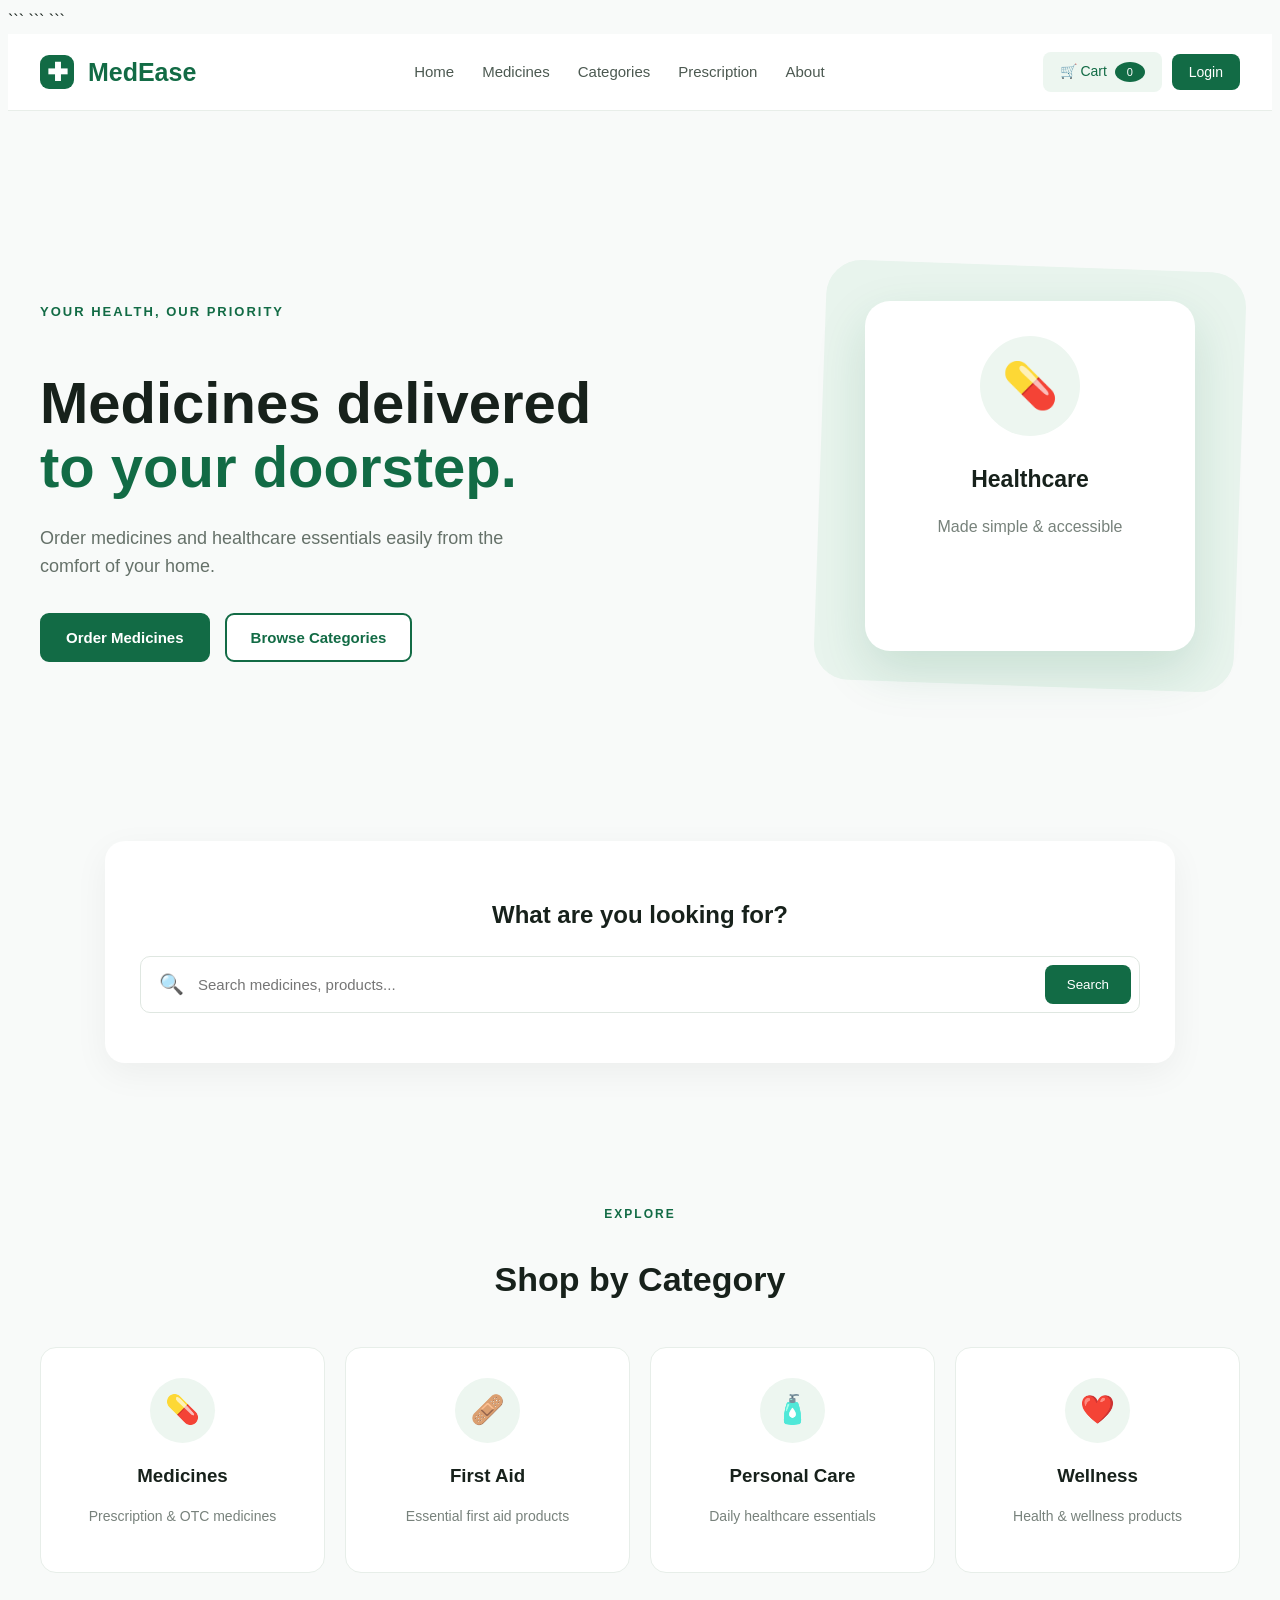
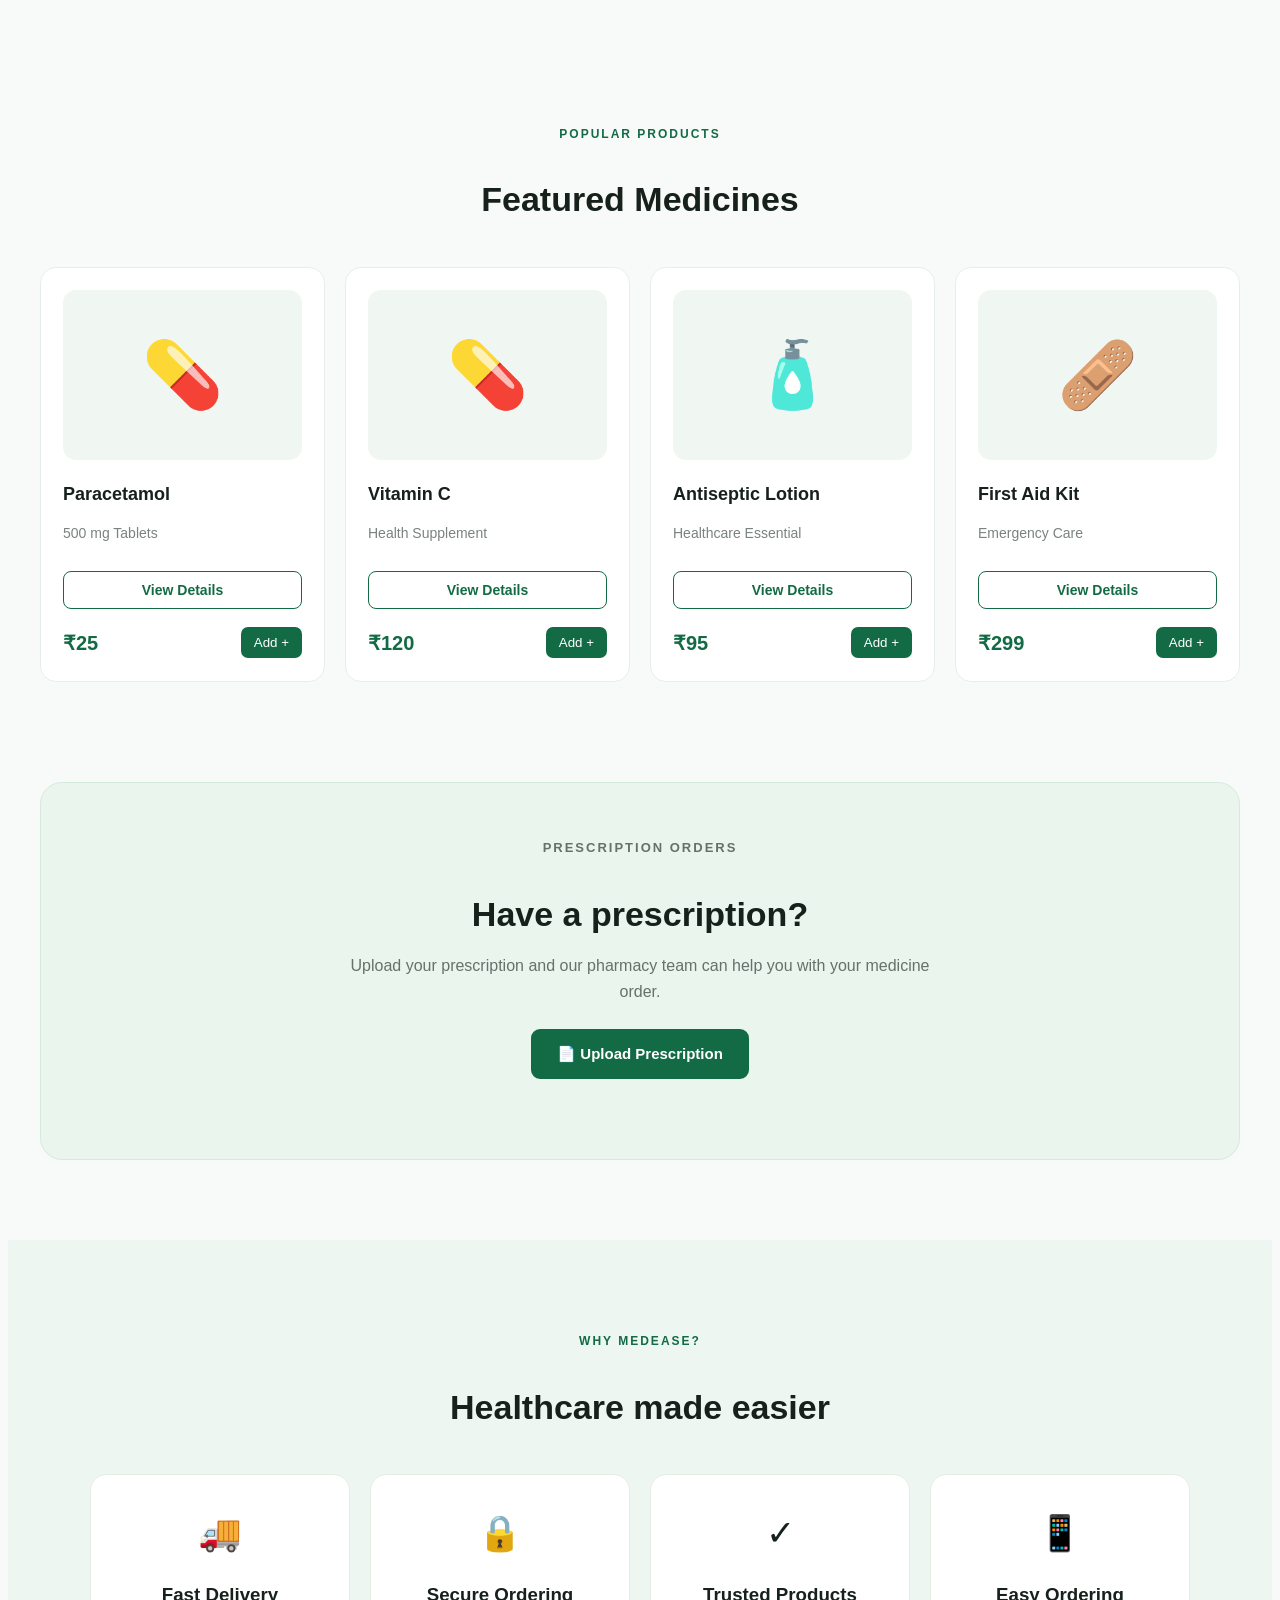
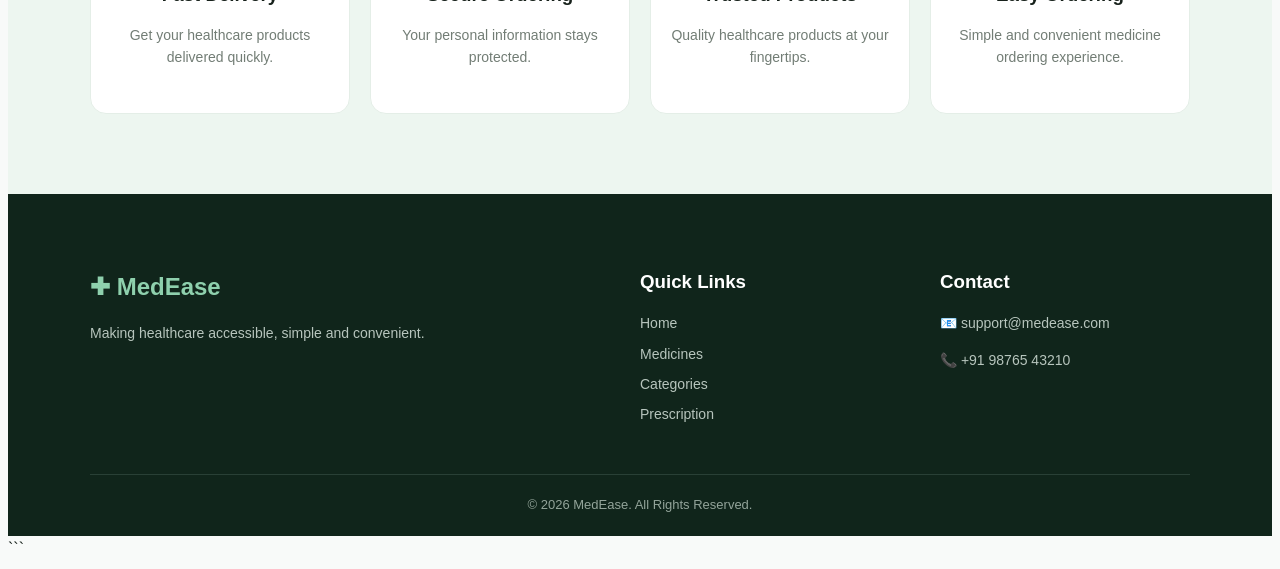
<file: index.html>
<!DOCTYPE html>

<html lang="en">

<head>

```
<meta charset="UTF-8">
<meta name="viewport" content="width=device-width, initial-scale=1.0">

<title>MedEase - Online Pharmacy</title>

<link rel="stylesheet" href="style.css">
```

</head>

<body>

```
<!-- ================= NAVIGATION BAR ================= -->

<header>

    <nav class="navbar">

        <div class="logo">
            <span>✚</span> MedEase
        </div>

        <div class="nav-links">

            <a href="#home">Home</a>

            <a href="#medicines">Medicines</a>

            <a href="#categories">Categories</a>

            <a href="#prescription">Prescription</a>

            <a href="#about">About</a>

        </div>

        <div class="nav-buttons">

            <button
                class="cart-btn"
                id="cartBtn">

                🛒 Cart
                <span id="cartCount">0</span>

            </button>

            <button
                class="login-btn"
                id="loginBtn">

                Login

            </button>

        </div>

    </nav>

</header>


<!-- ================= HERO SECTION ================= -->

<section
    class="hero"
    id="home">

    <div class="hero-content">

        <p class="small-title">
            YOUR HEALTH, OUR PRIORITY
        </p>

        <h1>

            Medicines delivered

            <span>
                to your doorstep.
            </span>

        </h1>

        <p class="hero-text">

            Order medicines and healthcare essentials
            easily from the comfort of your home.

        </p>

        <div class="hero-buttons">

            <button
                class="primary-btn"
                id="orderMedicinesBtn">

                Order Medicines

            </button>

            <button
                class="secondary-btn"
                id="browseCategoriesBtn">

                Browse Categories

            </button>

        </div>

    </div>


    <div class="hero-image">

        <div class="medicine-card">

            <div class="medicine-icon">
                💊
            </div>

            <h3>
                Healthcare
            </h3>

            <p>
                Made simple & accessible
            </p>

        </div>

    </div>

</section>


<!-- ================= SEARCH SECTION ================= -->

<section class="search-section">

    <h2>
        What are you looking for?
    </h2>

    <div class="search-box">

        <span>
            🔍
        </span>

        <input
            type="text"
            id="searchInput"
            placeholder="Search medicines, products...">

        <button id="searchBtn">
            Search
        </button>

    </div>

    <p id="searchMessage"></p>

</section>


<!-- ================= CATEGORIES ================= -->

<section
    class="categories"
    id="categories">

    <div class="section-heading">

        <p>
            EXPLORE
        </p>

        <h2>
            Shop by Category
        </h2>

    </div>


    <div class="category-container">

        <div
            class="category-card"
            data-category="medicines">

            <div class="category-icon">
                💊
            </div>

            <h3>
                Medicines
            </h3>

            <p>
                Prescription & OTC medicines
            </p>

        </div>


        <div
            class="category-card"
            data-category="firstaid">

            <div class="category-icon">
                🩹
            </div>

            <h3>
                First Aid
            </h3>

            <p>
                Essential first aid products
            </p>

        </div>


        <div
            class="category-card"
            data-category="personalcare">

            <div class="category-icon">
                🧴
            </div>

            <h3>
                Personal Care
            </h3>

            <p>
                Daily healthcare essentials
            </p>

        </div>


        <div
            class="category-card"
            data-category="wellness">

            <div class="category-icon">
                ❤️
            </div>

            <h3>
                Wellness
            </h3>

            <p>
                Health & wellness products
            </p>

        </div>

    </div>

</section>


<!-- ================= FEATURED MEDICINES ================= -->

<section
    class="medicines"
    id="medicines">

    <div class="section-heading">

        <p>
            POPULAR PRODUCTS
        </p>

        <h2>
            Featured Medicines
        </h2>

    </div>


    <div class="medicine-container">


        <!-- PRODUCT 1 -->

        <div
            class="product-card"
            data-name="Paracetamol">

            <div class="product-image">
                💊
            </div>

            <h3>
                Paracetamol
            </h3>

            <p>
                500 mg Tablets
            </p>

            <button
                class="view-details"
                onclick="viewProduct('Paracetamol')">

                View Details

            </button>

            <div class="product-bottom">

                <strong>
                    ₹25
                </strong>

                <button
                    class="add-cart"
                    data-product="Paracetamol"
                    data-price="25">

                    Add +

                </button>

            </div>

        </div>


        <!-- PRODUCT 2 -->

        <div
            class="product-card"
            data-name="Vitamin C">

            <div class="product-image">
                💊
            </div>

            <h3>
                Vitamin C
            </h3>

            <p>
                Health Supplement
            </p>

            <button
                class="view-details"
                onclick="viewProduct('Vitamin C')">

                View Details

            </button>

            <div class="product-bottom">

                <strong>
                    ₹120
                </strong>

                <button
                    class="add-cart"
                    data-product="Vitamin C"
                    data-price="120">

                    Add +

                </button>

            </div>

        </div>


        <!-- PRODUCT 3 -->

        <div
            class="product-card"
            data-name="Antiseptic Lotion">

            <div class="product-image">
                🧴
            </div>

            <h3>
                Antiseptic Lotion
            </h3>

            <p>
                Healthcare Essential
            </p>

            <button
                class="view-details"
                onclick="viewProduct('Antiseptic Lotion')">

                View Details

            </button>

            <div class="product-bottom">

                <strong>
                    ₹95
                </strong>

                <button
                    class="add-cart"
                    data-product="Antiseptic Lotion"
                    data-price="95">

                    Add +

                </button>

            </div>

        </div>


        <!-- PRODUCT 4 -->

        <div
            class="product-card"
            data-name="First Aid Kit">

            <div class="product-image">
                🩹
            </div>

            <h3>
                First Aid Kit
            </h3>

            <p>
                Emergency Care
            </p>

            <button
                class="view-details"
                onclick="viewProduct('First Aid Kit')">

                View Details

            </button>

            <div class="product-bottom">

                <strong>
                    ₹299
                </strong>

                <button
                    class="add-cart"
                    data-product="First Aid Kit"
                    data-price="299">

                    Add +

                </button>

            </div>

        </div>


    </div>

</section>


<!-- ================= PRESCRIPTION SECTION ================= -->

<section
    class="prescription"
    id="prescription">

    <div class="prescription-content">

        <p class="small-title">
            PRESCRIPTION ORDERS
        </p>

        <h2>
            Have a prescription?
        </h2>

        <p>

            Upload your prescription and our pharmacy
            team can help you with your medicine order.

        </p>

        <button
            class="primary-btn"
            id="uploadPrescriptionBtn">

            📄 Upload Prescription

        </button>

        <input
            type="file"
            id="prescriptionFile"
            accept=".jpg,.jpeg,.png,.pdf"
            hidden>

        <p id="fileName"></p>

    </div>

</section>


<!-- ================= WHY CHOOSE US ================= -->

<section
    class="why-us"
    id="about">

    <div class="section-heading">

        <p>
            WHY MEDEASE?
        </p>

        <h2>
            Healthcare made easier
        </h2>

    </div>


    <div class="features">


        <div class="feature">

            <span>
                🚚
            </span>

            <h3>
                Fast Delivery
            </h3>

            <p>
                Get your healthcare products
                delivered quickly.
            </p>

        </div>


        <div class="feature">

            <span>
                🔒
            </span>

            <h3>
                Secure Ordering
            </h3>

            <p>
                Your personal information
                stays protected.
            </p>

        </div>


        <div class="feature">

            <span>
                ✓
            </span>

            <h3>
                Trusted Products
            </h3>

            <p>
                Quality healthcare products
                at your fingertips.
            </p>

        </div>


        <div class="feature">

            <span>
                📱
            </span>

            <h3>
                Easy Ordering
            </h3>

            <p>
                Simple and convenient
                medicine ordering experience.
            </p>

        </div>


    </div>

</section>


<!-- ================= FOOTER ================= -->

<footer>

    <div class="footer-content">


        <div>

            <h2>
                ✚ MedEase
            </h2>

            <p>
                Making healthcare accessible,
                simple and convenient.
            </p>

        </div>


        <div>

            <h3>
                Quick Links
            </h3>

            <a href="#home">
                Home
            </a>

            <a href="#medicines">
                Medicines
            </a>

            <a href="#categories">
                Categories
            </a>

            <a href="#prescription">
                Prescription
            </a>

        </div>


        <div>

            <h3>
                Contact
            </h3>

            <p>
                📧 support@medease.com
            </p>

            <p>
                📞 +91 98765 43210
            </p>

        </div>


    </div>


    <div class="footer-bottom">

        © 2026 MedEase.
        All Rights Reserved.

    </div>


</footer>


<!-- ================= JAVASCRIPT ================= -->

<script src="script.js"></script>
```

</body>

</html>
</file>
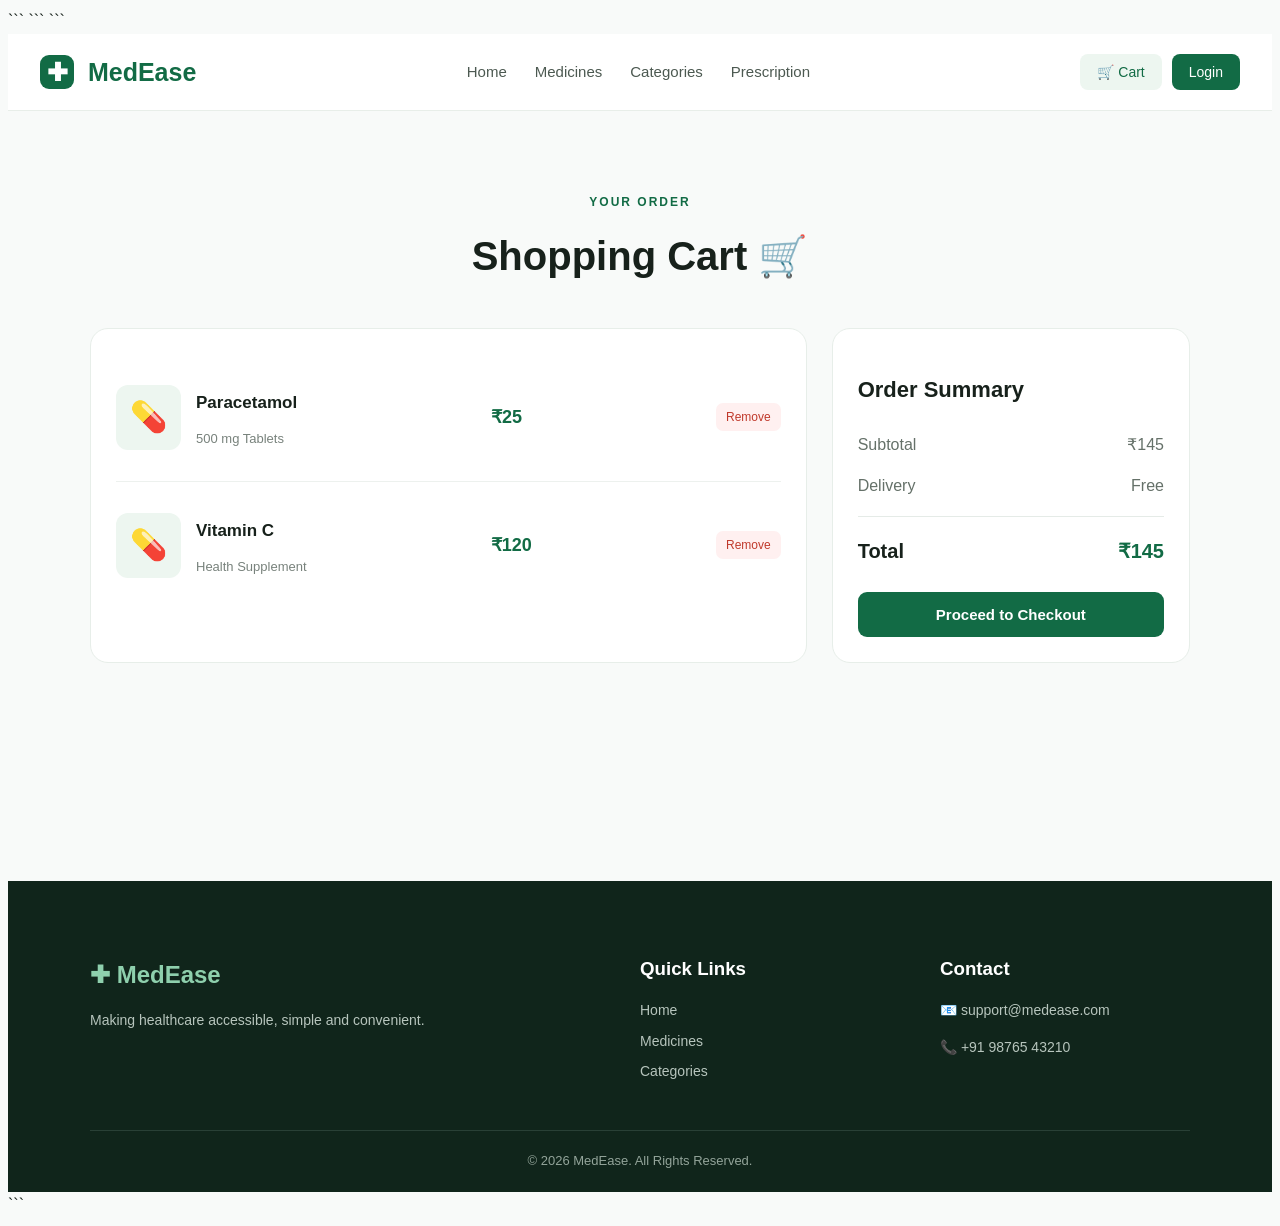
<file: cart.html>
<!DOCTYPE html>

<html lang="en">

<head>

```
<meta charset="UTF-8">

<meta
    name="viewport"
    content="width=device-width, initial-scale=1.0">

<title>MedEase - Cart</title>

<link rel="stylesheet" href="style.css">

<style>

    .cart-page {
        max-width: 1100px;
        margin: auto;
        padding: 70px 30px;
        min-height: 70vh;
    }

    .cart-title {
        text-align: center;
        margin-bottom: 40px;
    }

    .cart-title p {
        color: #126b45;
        font-size: 12px;
        font-weight: bold;
        letter-spacing: 2px;
    }

    .cart-title h1 {
        font-size: 40px;
        margin-top: 8px;
    }

    .cart-container {
        display: grid;
        grid-template-columns: 2fr 1fr;
        gap: 25px;
    }

    .cart-items,
    .cart-summary {
        background: white;
        border: 1px solid #e7eee9;
        border-radius: 18px;
        padding: 25px;
    }

    .cart-item {
        display: flex;
        align-items: center;
        justify-content: space-between;
        gap: 20px;
        padding: 18px 0;
        border-bottom: 1px solid #edf1ee;
    }

    .cart-item:last-child {
        border-bottom: none;
    }

    .cart-product {
        display: flex;
        align-items: center;
        gap: 15px;
    }

    .cart-product-icon {
        width: 65px;
        height: 65px;
        border-radius: 12px;
        background: #edf6f0;

        display: flex;
        align-items: center;
        justify-content: center;

        font-size: 30px;
    }

    .cart-product h3 {
        font-size: 17px;
        margin-bottom: 4px;
    }

    .cart-product p {
        color: #78827c;
        font-size: 13px;
    }

    .cart-price {
        color: #126b45;
        font-weight: bold;
        font-size: 18px;
    }

    .remove-btn {
        border: none;
        background: #fff0f0;
        color: #c0392b;
        padding: 7px 10px;
        border-radius: 7px;
        font-size: 12px;
    }

    .summary-title {
        font-size: 22px;
        margin-bottom: 25px;
    }

    .summary-row {
        display: flex;
        justify-content: space-between;
        margin-bottom: 15px;
        color: #657169;
    }

    .summary-total {
        display: flex;
        justify-content: space-between;

        padding-top: 18px;
        margin-top: 18px;

        border-top: 1px solid #e5ebe7;

        font-size: 20px;
        font-weight: bold;
    }

    .summary-total span:last-child {
        color: #126b45;
    }

    .checkout-btn {
        width: 100%;
        margin-top: 25px;

        padding: 14px;

        border: none;
        border-radius: 9px;

        background: #126b45;
        color: white;

        font-size: 15px;
        font-weight: bold;
    }

    .checkout-btn:hover {
        background: #0d5536;
    }

    .empty-cart {
        text-align: center;
        padding: 50px 20px;
        color: #78827c;
    }

    .empty-cart-icon {
        font-size: 50px;
        margin-bottom: 15px;
    }

    .continue-btn {
        display: inline-block;
        margin-top: 20px;

        padding: 12px 20px;

        border-radius: 8px;

        background: #edf6f0;
        color: #126b45;

        text-decoration: none;
        font-weight: bold;
    }

    @media (max-width: 750px) {

        .cart-container {
            grid-template-columns: 1fr;
        }

        .cart-page {
            padding: 50px 20px;
        }

        .cart-title h1 {
            font-size: 32px;
        }

    }

</style>
```

</head>

<body>

```
<!-- NAVBAR -->

<header>

    <nav class="navbar">

        <div class="logo">
            <span>✚</span> MedEase
        </div>

        <div class="nav-links">

            <a href="index.html">
                Home
            </a>

            <a href="index.html#medicines">
                Medicines
            </a>

            <a href="index.html#categories">
                Categories
            </a>

            <a href="index.html#prescription">
                Prescription
            </a>

        </div>

        <div class="nav-buttons">

            <button class="cart-btn">
                🛒 Cart
            </button>

            <button class="login-btn">
                Login
            </button>

        </div>

    </nav>

</header>


<!-- CART PAGE -->

<main class="cart-page">


    <div class="cart-title">

        <p>YOUR ORDER</p>

        <h1>Shopping Cart 🛒</h1>

    </div>


    <div class="cart-container">


        <!-- CART ITEMS -->

        <div class="cart-items">

            <div class="cart-item">

                <div class="cart-product">

                    <div class="cart-product-icon">
                        💊
                    </div>

                    <div>

                        <h3>
                            Paracetamol
                        </h3>

                        <p>
                            500 mg Tablets
                        </p>

                    </div>

                </div>

                <div class="cart-price">
                    ₹25
                </div>

                <button class="remove-btn">
                    Remove
                </button>

            </div>


            <div class="cart-item">

                <div class="cart-product">

                    <div class="cart-product-icon">
                        💊
                    </div>

                    <div>

                        <h3>
                            Vitamin C
                        </h3>

                        <p>
                            Health Supplement
                        </p>

                    </div>

                </div>

                <div class="cart-price">
                    ₹120
                </div>

                <button class="remove-btn">
                    Remove
                </button>

            </div>


        </div>


        <!-- SUMMARY -->

        <div class="cart-summary">

            <h2 class="summary-title">
                Order Summary
            </h2>

            <div class="summary-row">

                <span>
                    Subtotal
                </span>

                <span>
                    ₹145
                </span>

            </div>


            <div class="summary-row">

                <span>
                    Delivery
                </span>

                <span>
                    Free
                </span>

            </div>


            <div class="summary-total">

                <span>
                    Total
                </span>

                <span>
                    ₹145
                </span>

            </div>


            <button
                class="checkout-btn"
                id="checkoutBtn">

                Proceed to Checkout

            </button>

        </div>

    </div>


</main>


<!-- FOOTER -->

<footer>

    <div class="footer-content">

        <div>

            <h2>
                ✚ MedEase
            </h2>

            <p>
                Making healthcare accessible,
                simple and convenient.
            </p>

        </div>


        <div>

            <h3>
                Quick Links
            </h3>

            <a href="index.html">
                Home
            </a>

            <a href="index.html#medicines">
                Medicines
            </a>

            <a href="index.html#categories">
                Categories
            </a>

        </div>


        <div>

            <h3>
                Contact
            </h3>

            <p>
                📧 support@medease.com
            </p>

            <p>
                📞 +91 98765 43210
            </p>

        </div>

    </div>


    <div class="footer-bottom">

        © 2026 MedEase.
        All Rights Reserved.

    </div>

</footer>


<script>

    const removeButtons =
        document.querySelectorAll(".remove-btn");

    removeButtons.forEach(function(button) {

        button.addEventListener("click", function() {

            const item =
                button.closest(".cart-item");

            item.remove();

        });

    });


    const checkoutButton =
        document.getElementById("checkoutBtn");

    checkoutButton.addEventListener(
        "click",
        function() {

            alert(
                "Checkout page coming next! 💊"
            );

        }
    );

</script>
```

</body>

</html>
</file>
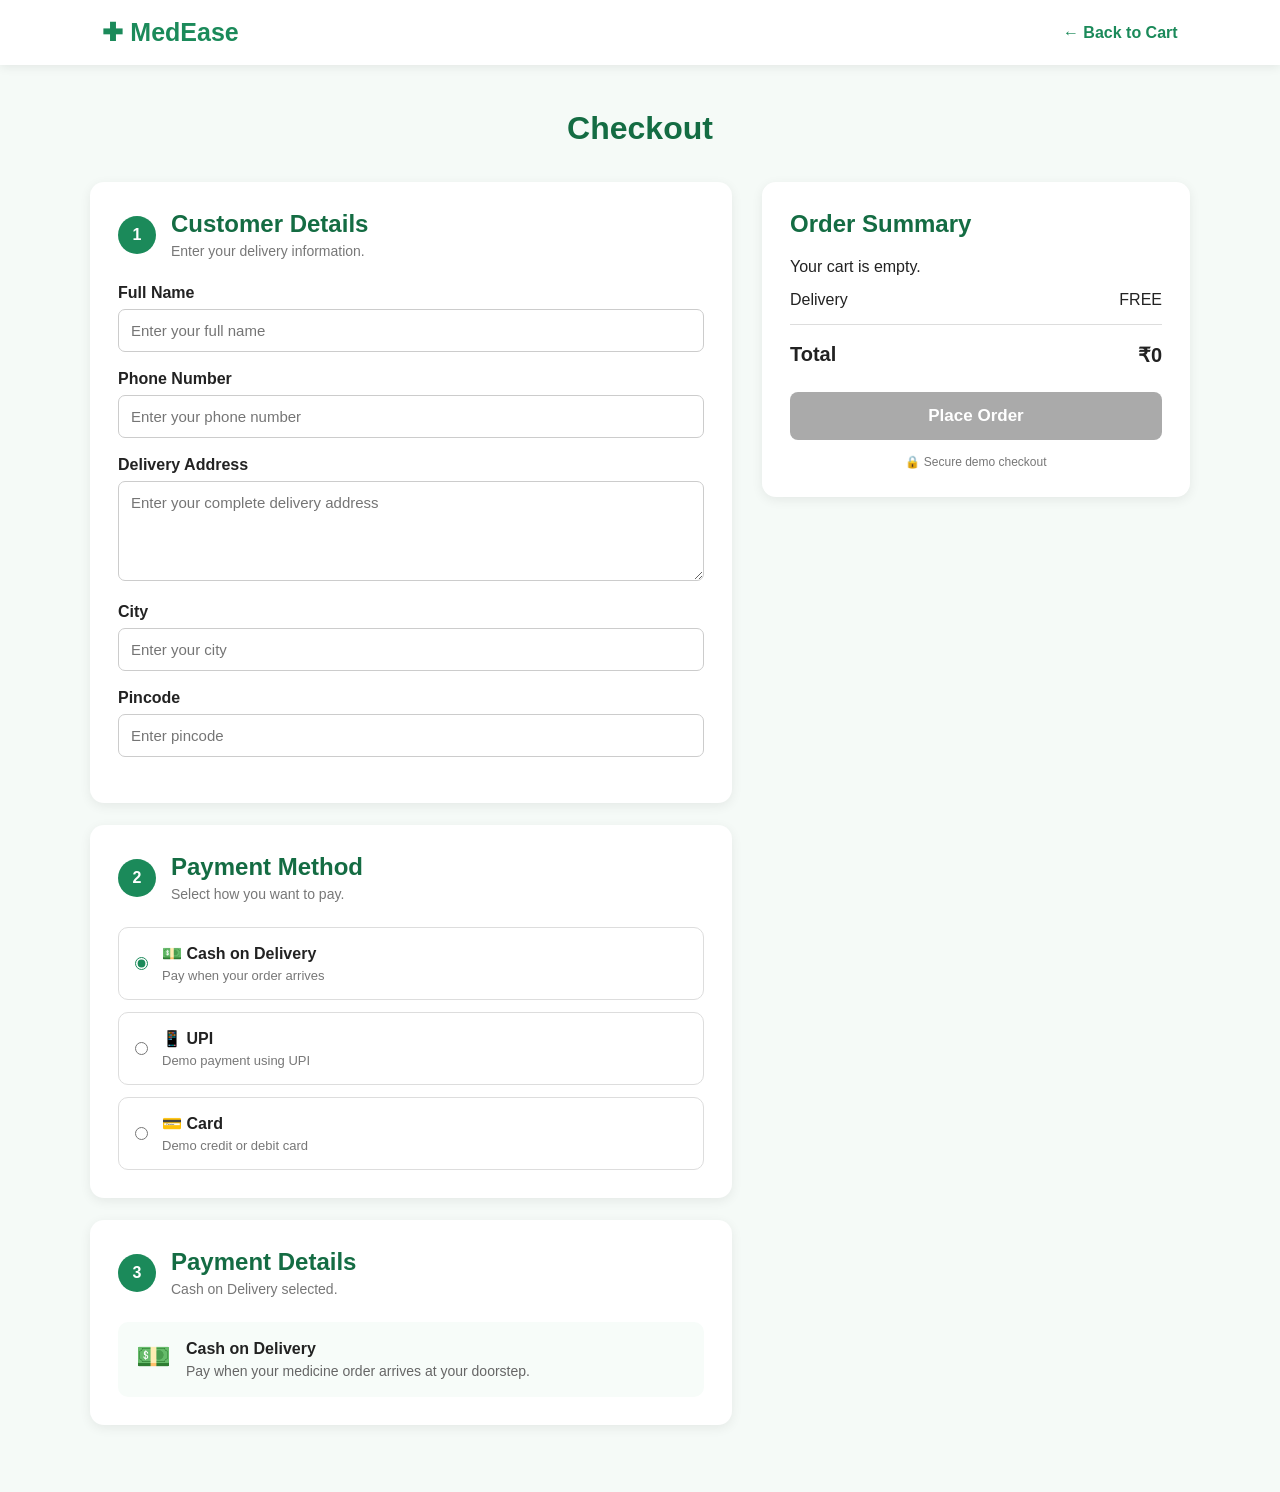
<file: checkout.html>
<!DOCTYPE html>

<html lang="en">

<head>

<meta charset="UTF-8">

<meta name="viewport"
      content="width=device-width, initial-scale=1.0">

<title>MedEase - Checkout</title>


<style>

    * {
        margin: 0;
        padding: 0;
        box-sizing: border-box;
        font-family: Arial, sans-serif;
    }


    body {
        background: #f5faf7;
        color: #222;
    }


    /* ================= NAVBAR ================= */

    .navbar {
        background: white;
        padding: 18px 8%;
        display: flex;
        justify-content: space-between;
        align-items: center;
        box-shadow: 0 2px 10px rgba(0,0,0,0.08);
    }


    .logo {
        color: #1b8a5a;
        font-size: 25px;
        font-weight: bold;
    }


    .back-btn {
        text-decoration: none;
        color: #1b8a5a;
        font-weight: bold;
    }


    /* ================= CONTAINER ================= */

    .checkout-container {
        width: 88%;
        max-width: 1100px;
        margin: 45px auto;
    }


    .checkout-container > h1 {
        text-align: center;
        color: #146c43;
        margin-bottom: 35px;
    }


    .checkout-grid {
        display: grid;
        grid-template-columns: 1.5fr 1fr;
        gap: 30px;
        align-items: start;
    }


    /* ================= CHECKOUT CARD ================= */

    .checkout-card {
        background: white;
        padding: 28px;
        border-radius: 14px;
        margin-bottom: 22px;
        box-shadow: 0 3px 12px rgba(0,0,0,0.07);
    }


    .card-title {
        display: flex;
        align-items: center;
        gap: 15px;
        margin-bottom: 25px;
    }


    .step-number {
        width: 38px;
        height: 38px;
        border-radius: 50%;
        background: #1b8a5a;
        color: white;
        display: flex;
        align-items: center;
        justify-content: center;
        font-weight: bold;
    }


    .card-title h2 {
        color: #146c43;
        margin-bottom: 5px;
    }


    .card-title p {
        color: #777;
        font-size: 14px;
    }


    /* ================= FORM ================= */

    .form-group {
        margin-bottom: 18px;
    }


    .form-group label,
    .input-group label {
        display: block;
        margin-bottom: 7px;
        font-weight: bold;
    }


    .form-group input,
    .form-group textarea,
    .input-group input,
    .payment-detail-box input {
        width: 100%;
        padding: 12px;
        border: 1px solid #ccc;
        border-radius: 7px;
        font-size: 15px;
        outline: none;
    }


    .form-group input:focus,
    .form-group textarea:focus,
    .input-group input:focus,
    .payment-detail-box input:focus {
        border-color: #1b8a5a;
    }


    .form-group textarea {
        min-height: 100px;
        resize: vertical;
    }


    /* ================= PAYMENT OPTIONS ================= */

    .payment-options {
        display: flex;
        flex-direction: column;
        gap: 12px;
    }


    .payment-option {
        display: flex;
        align-items: center;
        gap: 14px;
        padding: 16px;
        border: 1px solid #ddd;
        border-radius: 10px;
        cursor: pointer;
        transition: 0.2s;
    }


    .payment-option:hover {
        border-color: #1b8a5a;
        background: #f7fcf9;
    }


    .payment-option input {
        accent-color: #1b8a5a;
    }


    .payment-option strong {
        display: block;
        margin-bottom: 5px;
    }


    .payment-option span {
        display: block;
        color: #777;
        font-size: 13px;
    }


    /* ================= PAYMENT DETAILS ================= */

    .payment-detail-box {
        margin-top: 20px;
        padding: 18px;
        background: #f7fcf9;
        border-radius: 10px;
    }


    .payment-detail-box > p {
        margin-top: 12px;
        color: #777;
        font-size: 13px;
    }


    .form-grid {
        display: grid;
        grid-template-columns: 1fr 1fr;
        gap: 15px;
    }


    .full-width {
        grid-column: 1 / -1;
    }


    .cod-message {
        display: flex;
        gap: 15px;
        align-items: flex-start;
        font-size: 28px;
    }


    .cod-message strong {
        display: block;
        font-size: 16px;
        margin-bottom: 5px;
    }


    .cod-message p {
        font-size: 14px;
        color: #666;
    }


    /* ================= ORDER SUMMARY ================= */

    .order-summary {
        background: white;
        padding: 28px;
        border-radius: 14px;
        box-shadow: 0 3px 12px rgba(0,0,0,0.07);
        position: sticky;
        top: 20px;
    }


    .order-summary h2 {
        color: #146c43;
        margin-bottom: 20px;
    }


    .order-item {
        display: flex;
        justify-content: space-between;
        padding: 12px 0;
        border-bottom: 1px solid #eee;
        gap: 15px;
    }


    .summary-row {
        display: flex;
        justify-content: space-between;
        margin-top: 15px;
    }


    .total {
        border-top: 1px solid #ddd;
        padding-top: 18px;
        font-size: 20px;
        font-weight: bold;
    }


    /* ================= PLACE ORDER ================= */

    .place-order-btn {
        width: 100%;
        padding: 14px;
        margin-top: 25px;
        border: none;
        border-radius: 8px;
        background: #1b8a5a;
        color: white;
        font-size: 17px;
        font-weight: bold;
        cursor: pointer;
    }


    .place-order-btn:hover {
        background: #146c43;
    }


    .place-order-btn:disabled {
        background: #aaa;
        cursor: not-allowed;
    }


    .error-message {
        color: #dc3545;
        margin-top: 15px;
        text-align: center;
    }


    .demo-note {
        margin-top: 12px;
        font-size: 12px;
        color: #777;
        text-align: center;
    }


    /* ================= MOBILE ================= */

    @media (max-width: 750px) {

        .checkout-grid {
            grid-template-columns: 1fr;
        }


        .navbar {
            padding: 15px 5%;
        }


        .checkout-container {
            width: 92%;
        }


        .form-grid {
            grid-template-columns: 1fr;
        }


        .full-width {
            grid-column: auto;
        }


        .order-summary {
            position: static;
        }

    }

</style>

</head>

<body>

<!-- ================= NAVBAR ================= -->

<nav class="navbar">

    <div class="logo">
        ✚ MedEase
    </div>


    <a
        href="cart.html"
        class="back-btn">

        ← Back to Cart

    </a>

</nav>



<!-- ================= CHECKOUT ================= -->

<main class="checkout-container">

    <h1>
        Checkout
    </h1>


    <div class="checkout-grid">


        <!-- ================= LEFT SIDE ================= -->

        <div>


            <!-- CUSTOMER DETAILS -->

            <div class="checkout-card">

                <div class="card-title">

                    <div class="step-number">
                        1
                    </div>

                    <div>

                        <h2>
                            Customer Details
                        </h2>

                        <p>
                            Enter your delivery information.
                        </p>

                    </div>

                </div>


                <form id="checkoutForm">


                    <div class="form-group">

                        <label for="fullName">
                            Full Name
                        </label>

                        <input
                            type="text"
                            id="fullName"
                            placeholder="Enter your full name"
                            required>

                    </div>


                    <div class="form-group">

                        <label for="phone">
                            Phone Number
                        </label>

                        <input
                            type="tel"
                            id="phone"
                            placeholder="Enter your phone number"
                            maxlength="10"
                            required>

                    </div>


                    <div class="form-group">

                        <label for="address">
                            Delivery Address
                        </label>

                        <textarea
                            id="address"
                            placeholder="Enter your complete delivery address"
                            required></textarea>

                    </div>


                    <div class="form-group">

                        <label for="city">
                            City
                        </label>

                        <input
                            type="text"
                            id="city"
                            placeholder="Enter your city"
                            required>

                    </div>


                    <div class="form-group">

                        <label for="pincode">
                            Pincode
                        </label>

                        <input
                            type="text"
                            id="pincode"
                            placeholder="Enter pincode"
                            maxlength="6"
                            required>

                    </div>


                </form>

            </div>



            <!-- ================= PAYMENT METHOD ================= -->

            <div class="checkout-card">

                <div class="card-title">

                    <div class="step-number">
                        2
                    </div>

                    <div>

                        <h2>
                            Payment Method
                        </h2>

                        <p>
                            Select how you want to pay.
                        </p>

                    </div>

                </div>


                <div class="payment-options">


                    <!-- COD -->

                    <label class="payment-option">

                        <input
                            type="radio"
                            name="payment"
                            value="cod"
                            checked>

                        <div>

                            <strong>
                                💵 Cash on Delivery
                            </strong>

                            <span>
                                Pay when your order arrives
                            </span>

                        </div>

                    </label>



                    <!-- UPI -->

                    <label class="payment-option">

                        <input
                            type="radio"
                            name="payment"
                            value="upi">

                        <div>

                            <strong>
                                📱 UPI
                            </strong>

                            <span>
                                Demo payment using UPI
                            </span>

                        </div>

                    </label>



                    <!-- CARD -->

                    <label class="payment-option">

                        <input
                            type="radio"
                            name="payment"
                            value="card">

                        <div>

                            <strong>
                                💳 Card
                            </strong>

                            <span>
                                Demo credit or debit card
                            </span>

                        </div>

                    </label>


                </div>

            </div>



            <!-- ================= PAYMENT DETAILS ================= -->

            <div
                class="checkout-card"
                id="paymentDetails">


                <div class="card-title">

                    <div class="step-number">
                        3
                    </div>

                    <div>

                        <h2>
                            Payment Details
                        </h2>

                        <p id="paymentDescription">
                            Cash on Delivery selected.
                        </p>

                    </div>

                </div>



                <!-- COD -->

                <div
                    id="codPayment"
                    class="payment-detail-box">


                    <div class="cod-message">

                        <div>
                            💵
                        </div>


                        <div>

                            <strong>
                                Cash on Delivery
                            </strong>

                            <p>
                                Pay when your medicine
                                order arrives at your doorstep.
                            </p>

                        </div>

                    </div>

                </div>



                <!-- UPI -->

                <div
                    id="upiPayment"
                    class="payment-detail-box"
                    style="display: none;">


                    <label for="upiId">
                        UPI ID
                    </label>


                    <input
                        type="text"
                        id="upiId"
                        placeholder="example@upi">


                    <p>
                        Demo payment only.
                        No real transaction will be made.
                    </p>

                </div>



                <!-- CARD -->

                <div
                    id="cardPayment"
                    class="payment-detail-box"
                    style="display: none;">


                    <div class="form-grid">


                        <div class="input-group full-width">

                            <label>
                                Demo Card Number
                            </label>

                            <input
                                type="text"
                                id="cardNumber"
                                placeholder="XXXX XXXX XXXX XXXX"
                                maxlength="19"
                                inputmode="numeric">

                        </div>



                        <div class="input-group">

                            <label>
                                Expiry Date
                            </label>

                            <input
                                type="text"
                                id="expiry"
                                placeholder="MM/YY"
                                maxlength="5">

                        </div>



                        <div class="input-group">

                            <label>
                                Demo CVV
                            </label>

                            <input
                                type="password"
                                id="cvv"
                                placeholder="XXX"
                                maxlength="3"
                                inputmode="numeric">

                        </div>


                    </div>


                    <p>
                        Demo payment only.
                        Do not enter real card details.
                    </p>

                </div>


            </div>

        </div>



        <!-- ================= RIGHT SIDE ================= -->

        <div class="order-summary">


            <h2>
                Order Summary
            </h2>


            <div id="orderItems"></div>


            <div class="summary-row">

                <span>
                    Delivery
                </span>

                <span>
                    FREE
                </span>

            </div>


            <div class="summary-row total">

                <span>
                    Total
                </span>

                <span id="orderTotal">
                    ₹0
                </span>

            </div>


            <button
                type="button"
                id="placeOrder"
                class="place-order-btn">

                Place Order

            </button>


            <p
                class="error-message"
                id="errorMessage">
            </p>


            <p class="demo-note">
                🔒 Secure demo checkout
            </p>

        </div>


    </div>

</main>



<!-- ================= JAVASCRIPT ================= -->

<script>


    /* ================================
       GET CART
    ================================ */

    let cart =
        JSON.parse(
            localStorage.getItem("medeaseCart")
        ) || [];


    const orderItems =
        document.getElementById("orderItems");

    const orderTotal =
        document.getElementById("orderTotal");

    const errorMessage =
        document.getElementById("errorMessage");

    const checkoutForm =
        document.getElementById("checkoutForm");

    const placeOrder =
        document.getElementById("placeOrder");



    /* ================================
       DISPLAY ORDER
    ================================ */

    function displayOrder() {

        orderItems.innerHTML = "";

        let total = 0;


        if (cart.length === 0) {

            orderItems.innerHTML = `

                <p>
                    Your cart is empty.
                </p>

            `;

            orderTotal.innerText = "₹0";

            placeOrder.disabled = true;

            return;

        }


        cart.forEach(function (item) {

            const itemTotal =
                item.price * item.quantity;


            total += itemTotal;


            const itemElement =
                document.createElement("div");


            itemElement.className =
                "order-item";


            itemElement.innerHTML = `

                <span>
                    ${item.name}
                    × ${item.quantity}
                </span>

                <strong>
                    ₹${itemTotal}
                </strong>

            `;


            orderItems.appendChild(
                itemElement
            );

        });


        orderTotal.innerText =
            "₹" + total;

    }



    /* ================================
       PAYMENT METHOD
    ================================ */

    const paymentOptions =
        document.querySelectorAll(
            'input[name="payment"]'
        );


    const codPayment =
        document.getElementById(
            "codPayment"
        );

    const upiPayment =
        document.getElementById(
            "upiPayment"
        );

    const cardPayment =
        document.getElementById(
            "cardPayment"
        );

    const paymentDescription =
        document.getElementById(
            "paymentDescription"
        );


    paymentOptions.forEach(
        function (option) {

            option.addEventListener(
                "change",
                function () {

                    const selected =
                        this.value;


                    codPayment.style.display =
                        "none";

                    upiPayment.style.display =
                        "none";

                    cardPayment.style.display =
                        "none";


                    if (selected === "cod") {

                        codPayment.style.display =
                            "block";

                        paymentDescription.innerText =
                            "Cash on Delivery selected.";

                    }


                    if (selected === "upi") {

                        upiPayment.style.display =
                            "block";

                        paymentDescription.innerText =
                            "Enter your demo UPI ID.";

                    }


                    if (selected === "card") {

                        cardPayment.style.display =
                            "block";

                        paymentDescription.innerText =
                            "Enter demo card details.";

                    }

                }
            );

        }
    );



    /* ================================
       PLACE ORDER
    ================================ */

    placeOrder.addEventListener(
        "click",
        function () {


            /* Check customer details */

            if (!checkoutForm.checkValidity()) {

                checkoutForm.reportValidity();

                return;

            }


            /* Check cart */

            if (cart.length === 0) {

                errorMessage.innerText =
                    "Your cart is empty.";

                return;

            }


            /* Get selected payment */

            const selectedPayment =
                document.querySelector(
                    'input[name="payment"]:checked'
                ).value;


            /* Generate Order ID */

            const orderId =
                "ME" +
                Date.now()
                    .toString()
                    .slice(-6);


            /* Calculate total */

            let total = 0;


            cart.forEach(function (item) {

                total +=
                    item.price *
                    item.quantity;

            });


            /* Payment name */

            let paymentName;


            if (selectedPayment === "cod") {

                paymentName =
                    "Cash on Delivery";

            } else if (
                selectedPayment === "upi"
            ) {

                paymentName =
                    "UPI";

            } else {

                paymentName =
                    "Card";

            }


            /* ================================
               SAVE ORDER
            ================================ */

            const orderDetails = {

                orderId: orderId,

                customerName:
                    document.getElementById(
                        "fullName"
                    ).value,

                phone:
                    document.getElementById(
                        "phone"
                    ).value,

                address:
                    document.getElementById(
                        "address"
                    ).value,

                city:
                    document.getElementById(
                        "city"
                    ).value,

                pincode:
                    document.getElementById(
                        "pincode"
                    ).value,

                paymentMethod:
                    paymentName,

                items: cart,

                total: total,

                status:
                    "Order Placed",

                date:
                    new Date().toLocaleString()

            };


            localStorage.setItem(

                "medeaseOrder",

                JSON.stringify(
                    orderDetails
                )

            );


            /* Clear cart */

            localStorage.removeItem(
                "medeaseCart"
            );


            /* Go to success page */

            window.location.href =
                "order-success.html";

        }
    );



    /* ================================
       INITIAL LOAD
    ================================ */

    displayOrder();

</script>

</body>

</html>
</file>
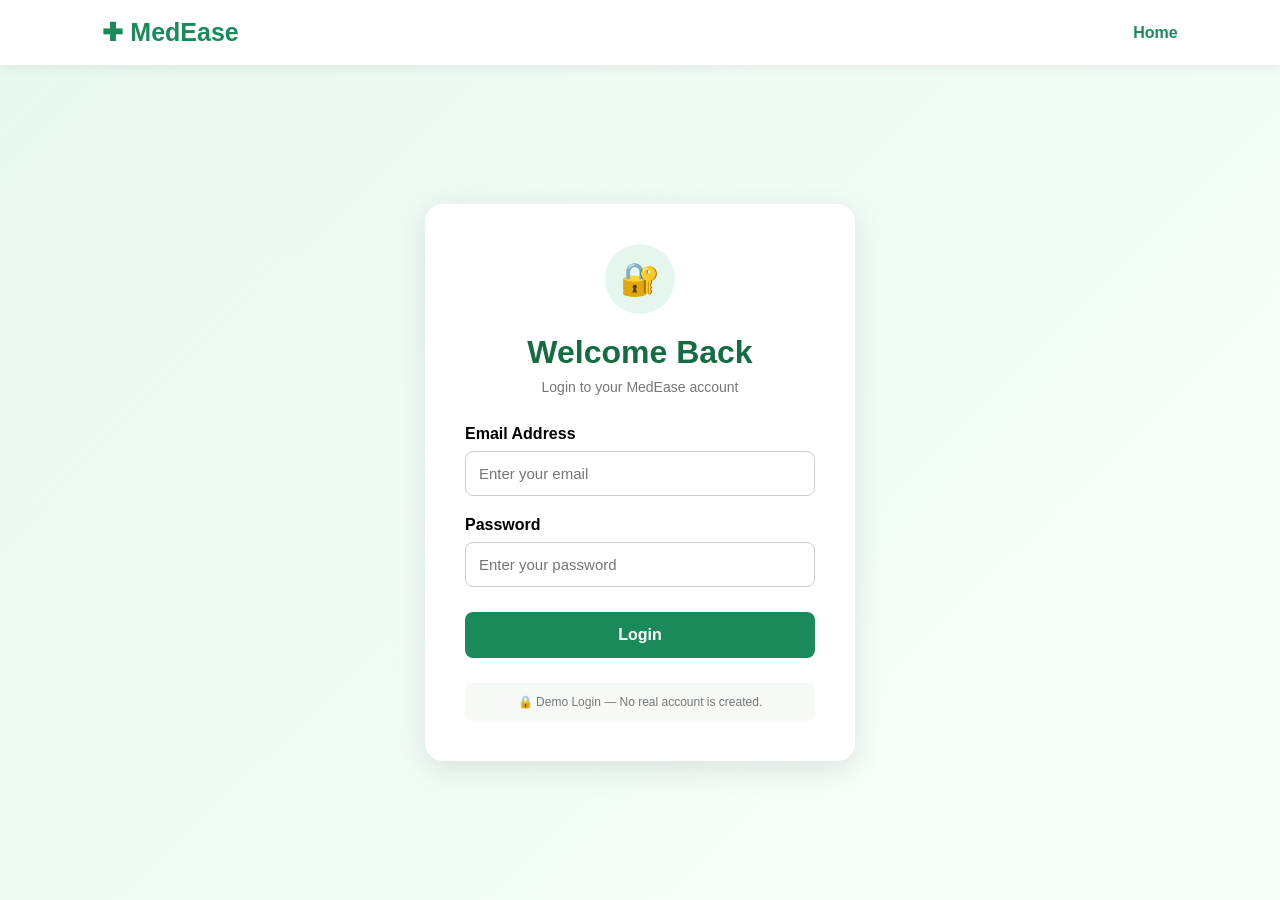
<file: login.html>
<!DOCTYPE html>

<html lang="en">

<head>

<meta charset="UTF-8">

<meta name="viewport"
      content="width=device-width, initial-scale=1.0">

<title>MedEase - Login</title>


<style>

    * {
        margin: 0;
        padding: 0;
        box-sizing: border-box;
        font-family: Arial, sans-serif;
    }


    body {
        min-height: 100vh;
        background: linear-gradient(
            135deg,
            #e9f8f0,
            #f8fffb
        );
        display: flex;
        flex-direction: column;
    }


    /* ================= NAVBAR ================= */

    .navbar {
        background: white;
        padding: 18px 8%;
        display: flex;
        justify-content: space-between;
        align-items: center;
        box-shadow: 0 2px 10px rgba(0,0,0,0.08);
    }


    .logo {
        color: #1b8a5a;
        font-size: 25px;
        font-weight: bold;
    }


    .home-link {
        text-decoration: none;
        color: #1b8a5a;
        font-weight: bold;
    }


    /* ================= LOGIN AREA ================= */

    .login-container {
        flex: 1;
        display: flex;
        justify-content: center;
        align-items: center;
        padding: 40px 20px;
    }


    .login-card {
        width: 100%;
        max-width: 430px;
        background: white;
        padding: 40px;
        border-radius: 18px;
        box-shadow:
            0 8px 30px rgba(0,0,0,0.10);
    }


    .login-icon {
        width: 70px;
        height: 70px;
        background: #e5f7ed;
        color: #1b8a5a;
        border-radius: 50%;
        display: flex;
        align-items: center;
        justify-content: center;
        font-size: 32px;
        margin: 0 auto 20px;
    }


    .login-card h1 {
        text-align: center;
        color: #146c43;
        margin-bottom: 8px;
    }


    .subtitle {
        text-align: center;
        color: #777;
        margin-bottom: 30px;
        font-size: 14px;
    }


    /* ================= FORM ================= */

    .form-group {
        margin-bottom: 20px;
    }


    .form-group label {
        display: block;
        margin-bottom: 8px;
        font-weight: bold;
    }


    .form-group input {
        width: 100%;
        padding: 13px;
        border: 1px solid #ccc;
        border-radius: 8px;
        font-size: 15px;
        outline: none;
    }


    .form-group input:focus {
        border-color: #1b8a5a;
        box-shadow:
            0 0 0 3px rgba(27,138,90,0.08);
    }


    /* ================= LOGIN BUTTON ================= */

    .login-btn {
        width: 100%;
        padding: 14px;
        border: none;
        border-radius: 8px;
        background: #1b8a5a;
        color: white;
        font-size: 16px;
        font-weight: bold;
        cursor: pointer;
        margin-top: 5px;
    }


    .login-btn:hover {
        background: #146c43;
    }


    /* ================= MESSAGE ================= */

    .message {
        text-align: center;
        margin-top: 18px;
        font-size: 14px;
        font-weight: bold;
    }


    .success {
        color: #16804f;
    }


    .error {
        color: #dc3545;
    }


    /* ================= DEMO NOTE ================= */

    .demo-note {
        margin-top: 25px;
        padding: 12px;
        background: #f5faf7;
        border-radius: 8px;
        text-align: center;
        color: #777;
        font-size: 12px;
    }


    /* ================= MOBILE ================= */

    @media (max-width: 500px) {

        .navbar {
            padding: 15px 5%;
        }


        .login-card {
            padding: 28px 22px;
        }

    }

</style>

</head>

<body>

<!-- ================= NAVBAR ================= -->

<nav class="navbar">

    <div class="logo">
        ✚ MedEase
    </div>


    <a
        href="index.html"
        class="home-link">

        Home

    </a>

</nav>



<!-- ================= LOGIN ================= -->

<main class="login-container">


    <div class="login-card">


        <div class="login-icon">
            🔐
        </div>


        <h1>
            Welcome Back
        </h1>


        <p class="subtitle">
            Login to your MedEase account
        </p>



        <form id="loginForm">


            <!-- EMAIL -->

            <div class="form-group">

                <label for="email">
                    Email Address
                </label>

                <input
                    type="email"
                    id="email"
                    placeholder="Enter your email"
                    required>

            </div>



            <!-- PASSWORD -->

            <div class="form-group">

                <label for="password">
                    Password
                </label>

                <input
                    type="password"
                    id="password"
                    placeholder="Enter your password"
                    required>

            </div>



            <!-- LOGIN -->

            <button
                type="submit"
                class="login-btn">

                Login

            </button>


        </form>



        <p
            id="message"
            class="message">
        </p>



        <div class="demo-note">

            🔒 Demo Login — No real account is created.

        </div>


    </div>

</main>



<!-- ================= JAVASCRIPT ================= -->

<script>


    const loginForm =
        document.getElementById(
            "loginForm"
        );


    const message =
        document.getElementById(
            "message"
        );


    loginForm.addEventListener(
        "submit",
        function(event) {

            event.preventDefault();


            const email =
                document.getElementById(
                    "email"
                ).value.trim();


            const password =
                document.getElementById(
                    "password"
                ).value.trim();



            /* ================================
               BASIC VALIDATION
            ================================ */

            if (
                email === "" ||
                password === ""
            ) {

                message.innerText =
                    "Please fill in all fields.";

                message.className =
                    "message error";

                return;

            }



            if (!email.includes("@")) {

                message.innerText =
                    "Please enter a valid email address.";

                message.className =
                    "message error";

                return;

            }



            if (password.length < 4) {

                message.innerText =
                    "Password must contain at least 4 characters.";

                message.className =
                    "message error";

                return;

            }



            /* ================================
               DEMO LOGIN
            ================================ */

            localStorage.setItem(
                "medeaseUser",
                JSON.stringify({
                    email: email,
                    loggedIn: true
                })
            );


            message.innerText =
                "✓ Login successful!";

            message.className =
                "message success";



            /* ================================
               REDIRECT
            ================================ */

            setTimeout(
                function() {

                    window.location.href =
                        "index.html";

                },
                1000
            );

        }
    );

</script>

</body>

</html>
</file>
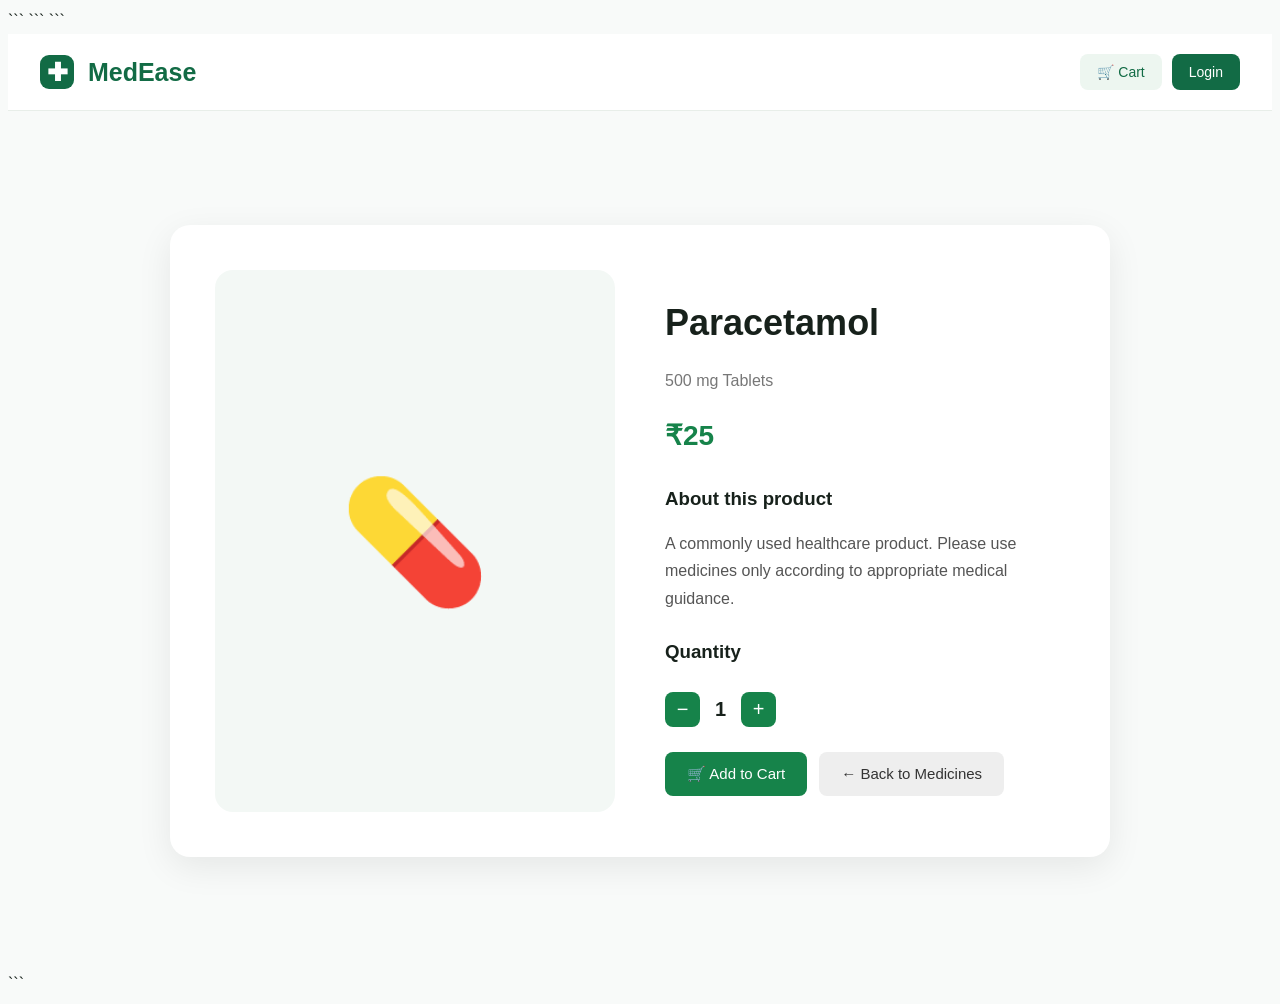
<file: medicine-details.html>
<!DOCTYPE html>

<html lang="en">

<head>

```
<meta charset="UTF-8">
<meta name="viewport" content="width=device-width, initial-scale=1.0">

<title>Medicine Details - MedEase</title>

<link rel="stylesheet" href="style.css">

<style>

    .details-page {
        min-height: 80vh;
        padding: 70px 8%;
        display: flex;
        justify-content: center;
        align-items: center;
    }

    .details-card {
        width: 850px;
        display: grid;
        grid-template-columns: 1fr 1fr;
        gap: 50px;
        background: white;
        padding: 45px;
        border-radius: 20px;
        box-shadow: 0 10px 35px rgba(0,0,0,0.08);
    }

    .details-image {
        display: flex;
        justify-content: center;
        align-items: center;
        font-size: 120px;
        background: #f3f8f5;
        border-radius: 18px;
        min-height: 350px;
    }

    .details-info h1 {
        font-size: 36px;
        margin-bottom: 10px;
    }

    .details-info .subtitle {
        color: #777;
        margin-bottom: 20px;
    }

    .details-price {
        font-size: 28px;
        font-weight: bold;
        color: #16834a;
        margin: 20px 0;
    }

    .details-info h3 {
        margin-top: 25px;
        margin-bottom: 10px;
    }

    .details-info p {
        line-height: 1.7;
        color: #555;
    }

    .quantity-box {
        display: flex;
        align-items: center;
        gap: 15px;
        margin: 25px 0;
    }

    .quantity-box button {
        width: 35px;
        height: 35px;
        border: none;
        border-radius: 8px;
        background: #16834a;
        color: white;
        font-size: 20px;
        cursor: pointer;
    }

    .quantity-box span {
        font-size: 20px;
        font-weight: bold;
    }

    .details-buttons {
        display: flex;
        gap: 12px;
        flex-wrap: wrap;
    }

    .add-details-btn,
    .back-btn {
        padding: 13px 22px;
        border: none;
        border-radius: 8px;
        cursor: pointer;
        font-size: 15px;
    }

    .add-details-btn {
        background: #16834a;
        color: white;
    }

    .back-btn {
        background: #eeeeee;
        color: #333;
    }

    #message {
        margin-top: 15px;
        color: #16834a;
        font-weight: bold;
    }

    @media (max-width: 768px) {

        .details-card {
            grid-template-columns: 1fr;
            padding: 25px;
        }

        .details-image {
            min-height: 250px;
        }

    }

</style>
```

</head>

<body>

```
<!-- ================= NAVIGATION ================= -->

<header>

    <nav class="navbar">

        <div class="logo">
            <span>✚</span> MedEase
        </div>

        <div class="nav-buttons">

            <button
                class="cart-btn"
                onclick="window.location.href='cart.html'">

                🛒 Cart

            </button>

            <button
                class="login-btn"
                onclick="window.location.href='login.html'">

                Login

            </button>

        </div>

    </nav>

</header>


<!-- ================= MEDICINE DETAILS ================= -->

<main class="details-page">

    <div class="details-card">


        <div class="details-image">

            <span id="productIcon">
                💊
            </span>

        </div>


        <div class="details-info">

            <h1 id="productName">
                Medicine
            </h1>

            <p
                class="subtitle"
                id="productSubtitle">

                Healthcare Product

            </p>


            <div
                class="details-price"
                id="productPrice">

                ₹0

            </div>


            <h3>
                About this product
            </h3>

            <p id="productDescription">

                This healthcare product is designed
                to support your everyday healthcare needs.

            </p>


            <h3>
                Quantity
            </h3>

            <div class="quantity-box">

                <button onclick="decreaseQuantity()">
                    −
                </button>

                <span id="quantity">
                    1
                </span>

                <button onclick="increaseQuantity()">
                    +
                </button>

            </div>


            <div class="details-buttons">

                <button
                    class="add-details-btn"
                    onclick="addToCart()">

                    🛒 Add to Cart

                </button>

                <button
                    class="back-btn"
                    onclick="window.location.href='index.html#medicines'">

                    ← Back to Medicines

                </button>

            </div>


            <p id="message"></p>

        </div>


    </div>

</main>


<!-- ================= JAVASCRIPT ================= -->

<script>

    const products = {

        "Paracetamol": {

            price: 25,

            icon: "💊",

            subtitle: "500 mg Tablets",

            description:
                "A commonly used healthcare product. Please use medicines only according to appropriate medical guidance."

        },

        "Vitamin C": {

            price: 120,

            icon: "💊",

            subtitle: "Health Supplement",

            description:
                "A vitamin supplement intended to support general nutritional needs."

        },

        "Antiseptic Lotion": {

            price: 95,

            icon: "🧴",

            subtitle: "Healthcare Essential",

            description:
                "An antiseptic healthcare product commonly used for basic first-aid and hygiene needs."

        },

        "First Aid Kit": {

            price: 299,

            icon: "🩹",

            subtitle: "Emergency Care",

            description:
                "A convenient collection of basic first-aid supplies for everyday emergency situations."

        }

    };


    let quantity = 1;


    const params =
        new URLSearchParams(window.location.search);

    const productName =
        params.get("product") || "Paracetamol";


    const product =
        products[productName] || products["Paracetamol"];


    document.getElementById("productName").innerText =
        productName;

    document.getElementById("productIcon").innerText =
        product.icon;

    document.getElementById("productSubtitle").innerText =
        product.subtitle;

    document.getElementById("productPrice").innerText =
        "₹" + product.price;

    document.getElementById("productDescription").innerText =
        product.description;


    function increaseQuantity() {

        quantity++;

        document.getElementById("quantity").innerText =
            quantity;

    }


    function decreaseQuantity() {

        if (quantity > 1) {

            quantity--;

        }

        document.getElementById("quantity").innerText =
            quantity;

    }


    function addToCart() {

        let cart =
            JSON.parse(
                localStorage.getItem("medeaseCart")
            ) || [];


        const existingProduct =
            cart.find(function(item) {

                return item.name === productName;

            });


        if (existingProduct) {

            existingProduct.quantity += quantity;

        } else {

            cart.push({

                name: productName,

                price: product.price,

                quantity: quantity

            });

        }


        localStorage.setItem(
            "medeaseCart",
            JSON.stringify(cart)
        );


        document.getElementById("message").innerText =
            "✓ Added to cart successfully!";


        setTimeout(function() {

            window.location.href = "cart.html";

        }, 800);

    }

</script>
```

</body>

</html>
</file>
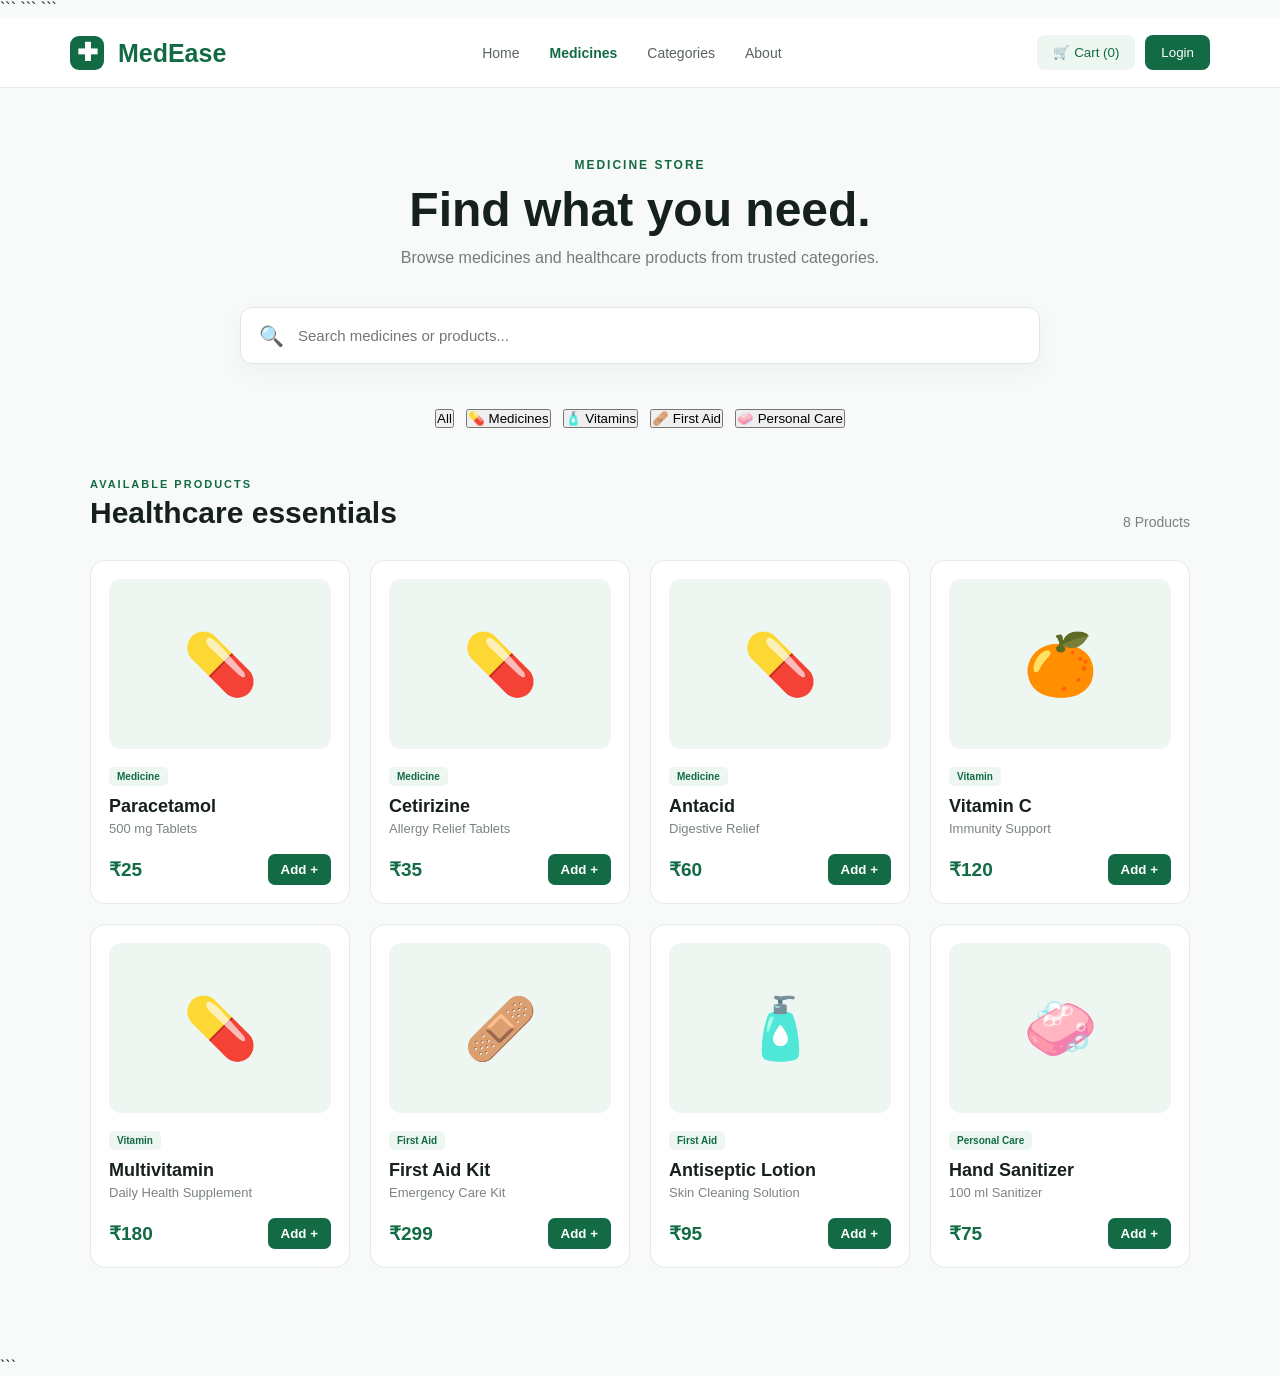
<file: medicines (1).html>
<!DOCTYPE html>

<html lang="en">

<head>

```
<meta charset="UTF-8">

<meta name="viewport"
      content="width=device-width, initial-scale=1.0">

<title>Medicines - MedEase</title>

<link rel="stylesheet"
      href="medicines.css">
```

</head>

<body>

```
<!-- =========================
     NAVBAR
========================== -->

<header>

    <nav class="navbar">

        <a href="index.html"
           class="logo">

            <span>✚</span>
            MedEase

        </a>


        <div class="nav-links">

            <a href="index.html">
                Home
            </a>

            <a href="medicines.html"
               class="active">
                Medicines
            </a>

            <a href="#categories">
                Categories
            </a>

            <a href="index.html#about">
                About
            </a>

        </div>


        <div class="nav-buttons">

            <button
                class="cart-btn"
                id="cartButton">

                🛒 Cart
                (<span id="cartCount">0</span>)

            </button>


            <button
                class="login-btn"
                onclick="window.location.href='login.html'">

                Login

            </button>

        </div>

    </nav>

</header>



<!-- =========================
     PAGE HEADER
========================== -->

<section class="page-header">

    <p>MEDICINE STORE</p>

    <h1>
        Find what you need.
    </h1>

    <span>
        Browse medicines and healthcare products
        from trusted categories.
    </span>

</section>



<!-- =========================
     SEARCH
========================== -->

<section class="search-section">

    <div class="search-box">

        <span>🔍</span>

        <input
            type="text"
            id="medicineSearch"
            placeholder="Search medicines or products..."
        >

    </div>

</section>



<!-- =========================
     CATEGORY FILTERS
========================== -->

<section
    class="category-section"
    id="categories">

    <button
        class="filter-btn active"
        data-category="all">

        All

    </button>


    <button
        class="filter-btn"
        data-category="medicine">

        💊 Medicines

    </button>


    <button
        class="filter-btn"
        data-category="vitamin">

        🧴 Vitamins

    </button>


    <button
        class="filter-btn"
        data-category="firstaid">

        🩹 First Aid

    </button>


    <button
        class="filter-btn"
        data-category="personal">

        🧼 Personal Care

    </button>

</section>



<!-- =========================
     PRODUCTS
========================== -->

<main class="products-section">

    <div class="products-heading">

        <div>

            <p>AVAILABLE PRODUCTS</p>

            <h2>
                Healthcare essentials
            </h2>

        </div>


        <span id="productCount">
            8 Products
        </span>

    </div>



    <div
        class="product-grid"
        id="productGrid">


        <!-- Product 1 -->

        <div
            class="product-card"
            data-category="medicine"
            data-name="Paracetamol">

            <div class="product-image">
                💊
            </div>

            <span class="tag">
                Medicine
            </span>

            <h3>
                Paracetamol
            </h3>

            <p>
                500 mg Tablets
            </p>

            <div class="product-bottom">

                <strong>
                    ₹25
                </strong>

                <button
                    class="add-btn"
                    data-name="Paracetamol"
                    data-price="25">

                    Add +

                </button>

            </div>

        </div>



        <!-- Product 2 -->

        <div
            class="product-card"
            data-category="medicine"
            data-name="Cetirizine">

            <div class="product-image">
                💊
            </div>

            <span class="tag">
                Medicine
            </span>

            <h3>
                Cetirizine
            </h3>

            <p>
                Allergy Relief Tablets
            </p>

            <div class="product-bottom">

                <strong>
                    ₹35
                </strong>

                <button
                    class="add-btn"
                    data-name="Cetirizine"
                    data-price="35">

                    Add +

                </button>

            </div>

        </div>



        <!-- Product 3 -->

        <div
            class="product-card"
            data-category="medicine"
            data-name="Antacid">

            <div class="product-image">
                💊
            </div>

            <span class="tag">
                Medicine
            </span>

            <h3>
                Antacid
            </h3>

            <p>
                Digestive Relief
            </p>

            <div class="product-bottom">

                <strong>
                    ₹60
                </strong>

                <button
                    class="add-btn"
                    data-name="Antacid"
                    data-price="60">

                    Add +

                </button>

            </div>

        </div>



        <!-- Product 4 -->

        <div
            class="product-card"
            data-category="vitamin"
            data-name="Vitamin C">

            <div class="product-image">
                🍊
            </div>

            <span class="tag">
                Vitamin
            </span>

            <h3>
                Vitamin C
            </h3>

            <p>
                Immunity Support
            </p>

            <div class="product-bottom">

                <strong>
                    ₹120
                </strong>

                <button
                    class="add-btn"
                    data-name="Vitamin C"
                    data-price="120">

                    Add +

                </button>

            </div>

        </div>



        <!-- Product 5 -->

        <div
            class="product-card"
            data-category="vitamin"
            data-name="Multivitamin">

            <div class="product-image">
                💊
            </div>

            <span class="tag">
                Vitamin
            </span>

            <h3>
                Multivitamin
            </h3>

            <p>
                Daily Health Supplement
            </p>

            <div class="product-bottom">

                <strong>
                    ₹180
                </strong>

                <button
                    class="add-btn"
                    data-name="Multivitamin"
                    data-price="180">

                    Add +

                </button>

            </div>

        </div>



        <!-- Product 6 -->

        <div
            class="product-card"
            data-category="firstaid"
            data-name="First Aid Kit">

            <div class="product-image">
                🩹
            </div>

            <span class="tag">
                First Aid
            </span>

            <h3>
                First Aid Kit
            </h3>

            <p>
                Emergency Care Kit
            </p>

            <div class="product-bottom">

                <strong>
                    ₹299
                </strong>

                <button
                    class="add-btn"
                    data-name="First Aid Kit"
                    data-price="299">

                    Add +

                </button>

            </div>

        </div>



        <!-- Product 7 -->

        <div
            class="product-card"
            data-category="firstaid"
            data-name="Antiseptic Lotion">

            <div class="product-image">
                🧴
            </div>

            <span class="tag">
                First Aid
            </span>

            <h3>
                Antiseptic Lotion
            </h3>

            <p>
                Skin Cleaning Solution
            </p>

            <div class="product-bottom">

                <strong>
                    ₹95
                </strong>

                <button
                    class="add-btn"
                    data-name="Antiseptic Lotion"
                    data-price="95">

                    Add +

                </button>

            </div>

        </div>



        <!-- Product 8 -->

        <div
            class="product-card"
            data-category="personal"
            data-name="Hand Sanitizer">

            <div class="product-image">
                🧼
            </div>

            <span class="tag">
                Personal Care
            </span>

            <h3>
                Hand Sanitizer
            </h3>

            <p>
                100 ml Sanitizer
            </p>

            <div class="product-bottom">

                <strong>
                    ₹75
                </strong>

                <button
                    class="add-btn"
                    data-name="Hand Sanitizer"
                    data-price="75">

                    Add +

                </button>

            </div>

        </div>


    </div>



    <!-- No Result -->

    <div
        id="noResult"
        class="no-result">

        <div>🔍</div>

        <h3>
            No products found
        </h3>

        <p>
            Try searching for another medicine.
        </p>

    </div>

</main>



<!-- =========================
     CART MODAL
========================== -->

<div
    class="cart-overlay"
    id="cartOverlay">

    <div class="cart-modal">


        <div class="cart-header">

            <h2>
                Your Cart 🛒
            </h2>

            <button
                id="closeCart">

                ×

            </button>

        </div>



        <div
            id="cartItems"
            class="cart-items">

            <p class="empty-cart">
                Your cart is empty.
            </p>

        </div>



        <div class="cart-footer">

            <div>

                <span>
                    Total
                </span>

                <strong id="cartTotal">
                    ₹0
                </strong>

            </div>


            <button
                id="checkoutButton"
                class="checkout-btn">

                Proceed to Checkout

            </button>

        </div>

    </div>

</div>



<!-- =========================
     JAVASCRIPT
========================== -->

<script src="medicines.js"></script>
```

</body>

</html>
</file>
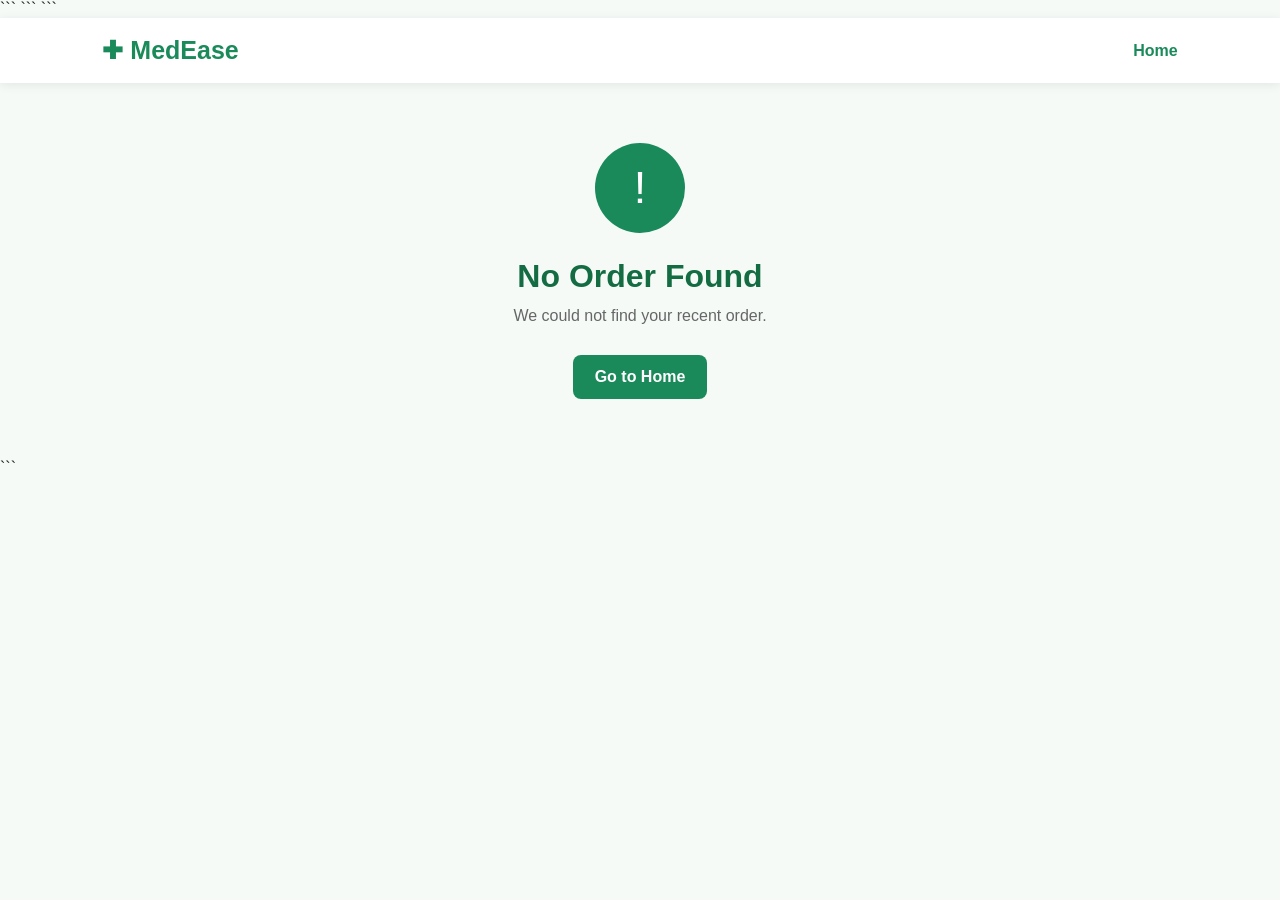
<file: order-success.html>
<!DOCTYPE html>

<html lang="en">

<head>

```
<meta charset="UTF-8">

<meta name="viewport"
      content="width=device-width, initial-scale=1.0">

<title>MedEase - Order Confirmed</title>


<style>

    * {
        margin: 0;
        padding: 0;
        box-sizing: border-box;
        font-family: Arial, sans-serif;
    }


    body {
        background: #f5faf7;
        color: #222;
        min-height: 100vh;
    }


    /* ================= NAVBAR ================= */

    .navbar {
        background: white;
        padding: 18px 8%;
        display: flex;
        justify-content: space-between;
        align-items: center;
        box-shadow: 0 2px 10px rgba(0,0,0,0.08);
    }


    .logo {
        color: #1b8a5a;
        font-size: 25px;
        font-weight: bold;
    }


    .nav-link {
        text-decoration: none;
        color: #1b8a5a;
        font-weight: bold;
    }


    /* ================= SUCCESS CONTAINER ================= */

    .success-container {
        width: 90%;
        max-width: 700px;
        margin: 60px auto;
        text-align: center;
    }


    .success-icon {
        width: 90px;
        height: 90px;
        background: #1b8a5a;
        color: white;
        border-radius: 50%;
        display: flex;
        align-items: center;
        justify-content: center;
        font-size: 45px;
        margin: 0 auto 25px;
    }


    .success-container h1 {
        color: #146c43;
        font-size: 32px;
        margin-bottom: 12px;
    }


    .success-container > p {
        color: #666;
        font-size: 16px;
        margin-bottom: 30px;
    }


    /* ================= ORDER CARD ================= */

    .order-card {
        background: white;
        padding: 30px;
        border-radius: 15px;
        text-align: left;
        box-shadow: 0 4px 15px rgba(0,0,0,0.08);
        margin-bottom: 25px;
    }


    .order-card h2 {
        color: #146c43;
        margin-bottom: 20px;
    }


    .order-info {
        display: flex;
        justify-content: space-between;
        gap: 20px;
        padding: 13px 0;
        border-bottom: 1px solid #eee;
    }


    .order-info:last-child {
        border-bottom: none;
    }


    .label {
        color: #777;
    }


    .value {
        font-weight: bold;
        text-align: right;
    }


    /* ================= ITEMS ================= */

    .items-title {
        margin-top: 25px;
        margin-bottom: 12px;
        color: #146c43;
    }


    .item {
        display: flex;
        justify-content: space-between;
        padding: 10px 0;
        border-bottom: 1px solid #eee;
    }


    .total {
        display: flex;
        justify-content: space-between;
        font-size: 20px;
        font-weight: bold;
        padding-top: 20px;
        margin-top: 10px;
        border-top: 2px solid #eee;
        color: #146c43;
    }


    /* ================= BUTTONS ================= */

    .buttons {
        display: flex;
        justify-content: center;
        gap: 15px;
        margin-top: 25px;
    }


    .btn {
        padding: 13px 22px;
        border-radius: 8px;
        text-decoration: none;
        font-weight: bold;
        cursor: pointer;
    }


    .primary-btn {
        background: #1b8a5a;
        color: white;
    }


    .primary-btn:hover {
        background: #146c43;
    }


    .secondary-btn {
        border: 1px solid #1b8a5a;
        color: #1b8a5a;
        background: white;
    }


    .secondary-btn:hover {
        background: #f0faf5;
    }


    /* ================= STATUS ================= */

    .status {
        display: inline-block;
        padding: 7px 14px;
        border-radius: 20px;
        background: #e5f7ed;
        color: #16804f;
        font-size: 14px;
        font-weight: bold;
    }


    /* ================= MOBILE ================= */

    @media (max-width: 600px) {

        .navbar {
            padding: 15px 5%;
        }


        .success-container {
            margin-top: 40px;
        }


        .success-container h1 {
            font-size: 26px;
        }


        .order-card {
            padding: 22px;
        }


        .order-info {
            flex-direction: column;
            gap: 5px;
        }


        .value {
            text-align: left;
        }


        .buttons {
            flex-direction: column;
        }


        .btn {
            text-align: center;
        }

    }

</style>
```

</head>

<body>

```
<!-- ================= NAVBAR ================= -->

<nav class="navbar">

    <div class="logo">
        ✚ MedEase
    </div>


    <a
        href="index.html"
        class="nav-link">

        Home

    </a>

</nav>



<!-- ================= SUCCESS ================= -->

<main class="success-container">


    <div class="success-icon">
        ✓
    </div>


    <h1>
        Order Placed Successfully!
    </h1>


    <p>
        Thank you for choosing MedEase.
        Your medicine order has been placed successfully.
    </p>



    <!-- ================= ORDER DETAILS ================= -->

    <div class="order-card">


        <h2>
            Order Details
        </h2>


        <div class="order-info">

            <span class="label">
                Order ID
            </span>

            <span
                class="value"
                id="orderId">
                -
            </span>

        </div>



        <div class="order-info">

            <span class="label">
                Customer Name
            </span>

            <span
                class="value"
                id="customerName">
                -
            </span>

        </div>



        <div class="order-info">

            <span class="label">
                Payment Method
            </span>

            <span
                class="value"
                id="paymentMethod">
                -
            </span>

        </div>



        <div class="order-info">

            <span class="label">
                Order Status
            </span>

            <span class="value">

                <span
                    class="status"
                    id="orderStatus">

                    Order Placed

                </span>

            </span>

        </div>



        <!-- ITEMS -->

        <h3 class="items-title">
            Ordered Items
        </h3>


        <div id="orderedItems"></div>



        <!-- TOTAL -->

        <div class="total">

            <span>
                Total
            </span>

            <span id="orderTotal">
                ₹0
            </span>

        </div>


    </div>



    <!-- ================= BUTTONS ================= -->

    <div class="buttons">


        <a
            href="index.html"
            class="btn secondary-btn">

            Continue Shopping

        </a>


        <a
            href="order-tracking.html"
            class="btn primary-btn">

            Track Order

        </a>


    </div>


</main>



<!-- ================= JAVASCRIPT ================= -->

<script>


    /* ================================
       GET SAVED ORDER
    ================================ */

    const order =
        JSON.parse(
            localStorage.getItem("medeaseOrder")
        );


    /* ================================
       CHECK ORDER
    ================================ */

    if (!order) {

        document.querySelector(
            ".success-container"
        ).innerHTML = `

            <div class="success-icon">
                !
            </div>

            <h1>
                No Order Found
            </h1>

            <p>
                We could not find your recent order.
            </p>

            <div class="buttons">

                <a
                    href="index.html"
                    class="btn primary-btn">

                    Go to Home

                </a>

            </div>

        `;

    } else {


        /* ================================
           BASIC DETAILS
        ================================ */

        document.getElementById(
            "orderId"
        ).innerText =
            order.orderId;


        document.getElementById(
            "customerName"
        ).innerText =
            order.customerName;


        document.getElementById(
            "paymentMethod"
        ).innerText =
            order.paymentMethod;


        document.getElementById(
            "orderStatus"
        ).innerText =
            order.status;



        /* ================================
           ORDER ITEMS
        ================================ */

        const orderedItems =
            document.getElementById(
                "orderedItems"
            );


        let total = 0;


        order.items.forEach(
            function (item) {


                const itemTotal =
                    item.price *
                    item.quantity;


                total += itemTotal;


                const itemElement =
                    document.createElement(
                        "div"
                    );


                itemElement.className =
                    "item";


                itemElement.innerHTML = `

                    <span>
                        ${item.name}
                        × ${item.quantity}
                    </span>

                    <strong>
                        ₹${itemTotal}
                    </strong>

                `;


                orderedItems.appendChild(
                    itemElement
                );

            }
        );



        /* ================================
           TOTAL
        ================================ */

        document.getElementById(
            "orderTotal"
        ).innerText =
            "₹" + total;

    }

</script>
```

</body>

</html>
</file>
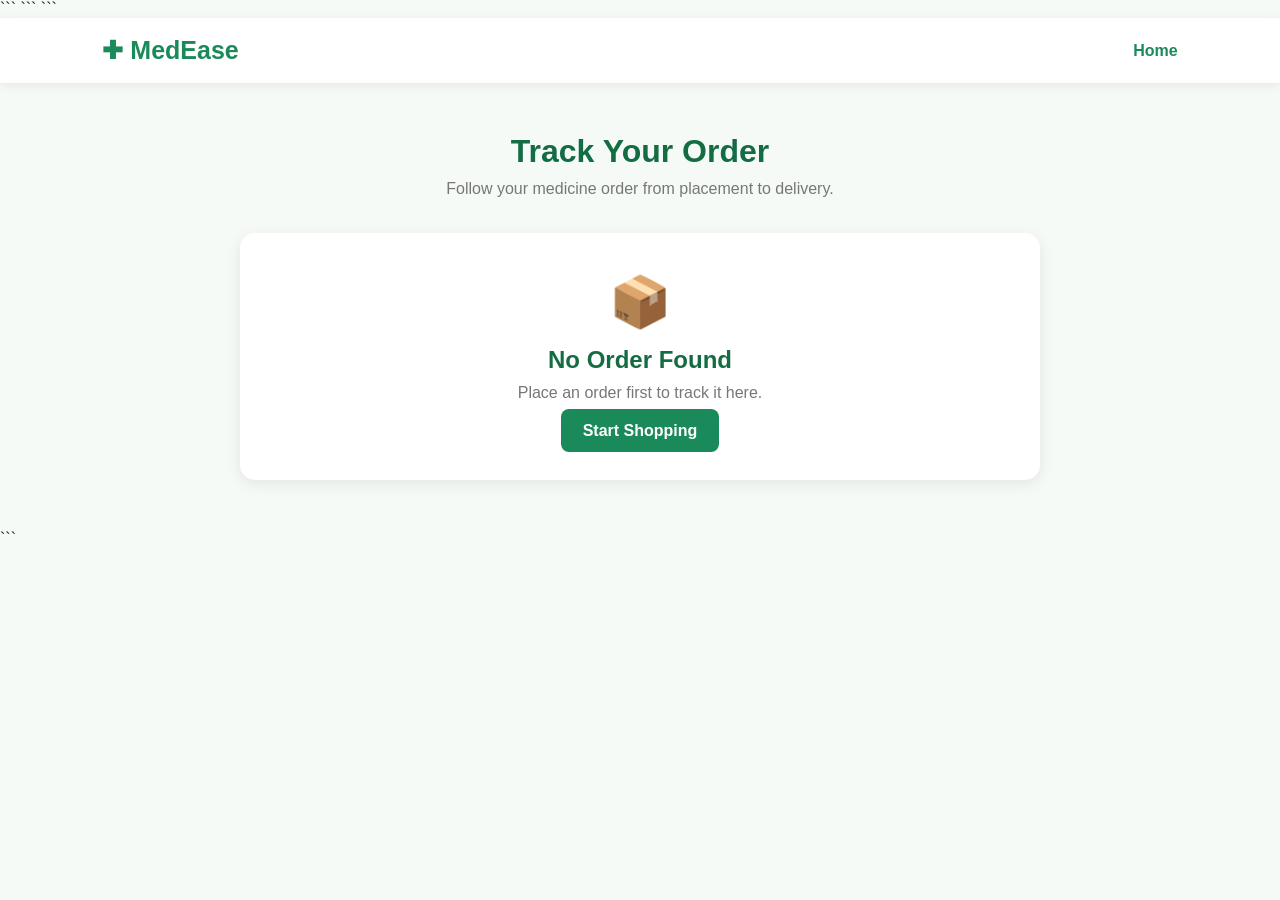
<file: order-tracking.html>
<!DOCTYPE html>

<html lang="en">

<head>

```
<meta charset="UTF-8">

<meta name="viewport"
      content="width=device-width, initial-scale=1.0">

<title>MedEase - Track Order</title>


<style>

    * {
        margin: 0;
        padding: 0;
        box-sizing: border-box;
        font-family: Arial, sans-serif;
    }


    body {
        background: #f5faf7;
        color: #222;
        min-height: 100vh;
    }


    /* ================= NAVBAR ================= */

    .navbar {
        background: white;
        padding: 18px 8%;
        display: flex;
        justify-content: space-between;
        align-items: center;
        box-shadow: 0 2px 10px rgba(0,0,0,0.08);
    }


    .logo {
        color: #1b8a5a;
        font-size: 25px;
        font-weight: bold;
    }


    .nav-link {
        text-decoration: none;
        color: #1b8a5a;
        font-weight: bold;
    }


    /* ================= MAIN ================= */

    .tracking-container {
        width: 90%;
        max-width: 800px;
        margin: 50px auto;
    }


    .tracking-container h1 {
        text-align: center;
        color: #146c43;
        margin-bottom: 10px;
    }


    .subtitle {
        text-align: center;
        color: #777;
        margin-bottom: 35px;
    }


    /* ================= ORDER CARD ================= */

    .order-card {
        background: white;
        padding: 30px;
        border-radius: 15px;
        box-shadow: 0 4px 15px rgba(0,0,0,0.08);
        margin-bottom: 25px;
    }


    .order-header {
        display: flex;
        justify-content: space-between;
        align-items: center;
        gap: 15px;
        padding-bottom: 20px;
        border-bottom: 1px solid #eee;
    }


    .order-header h2 {
        color: #146c43;
        margin-bottom: 6px;
    }


    .order-id {
        color: #777;
        font-size: 14px;
    }


    .status-badge {
        background: #e5f7ed;
        color: #16804f;
        padding: 8px 15px;
        border-radius: 20px;
        font-size: 13px;
        font-weight: bold;
        white-space: nowrap;
    }


    /* ================= PROGRESS ================= */

    .tracking-title {
        margin-top: 30px;
        margin-bottom: 25px;
        color: #146c43;
    }


    .tracking-step {
        display: flex;
        align-items: flex-start;
        gap: 18px;
        position: relative;
        padding-bottom: 30px;
    }


    .tracking-step:last-child {
        padding-bottom: 0;
    }


    .step-icon {
        width: 42px;
        height: 42px;
        min-width: 42px;
        border-radius: 50%;
        background: #1b8a5a;
        color: white;
        display: flex;
        align-items: center;
        justify-content: center;
        font-size: 18px;
        font-weight: bold;
        z-index: 2;
    }


    .tracking-step.pending .step-icon {
        background: #ddd;
        color: #888;
    }


    .step-line {
        position: absolute;
        left: 20px;
        top: 42px;
        width: 2px;
        height: 45px;
        background: #1b8a5a;
    }


    .tracking-step.pending .step-line {
        background: #ddd;
    }


    .step-content h3 {
        margin-bottom: 5px;
        color: #333;
    }


    .step-content p {
        color: #777;
        font-size: 14px;
    }


    /* ================= ORDER INFO ================= */

    .info-section {
        margin-top: 30px;
        padding-top: 25px;
        border-top: 1px solid #eee;
    }


    .info-section h3 {
        color: #146c43;
        margin-bottom: 15px;
    }


    .info-row {
        display: flex;
        justify-content: space-between;
        padding: 9px 0;
        gap: 20px;
    }


    .info-label {
        color: #777;
    }


    .info-value {
        font-weight: bold;
        text-align: right;
    }


    /* ================= BUTTONS ================= */

    .buttons {
        display: flex;
        justify-content: center;
        gap: 15px;
        margin-top: 25px;
    }


    .btn {
        padding: 13px 22px;
        border-radius: 8px;
        text-decoration: none;
        font-weight: bold;
    }


    .primary-btn {
        background: #1b8a5a;
        color: white;
    }


    .primary-btn:hover {
        background: #146c43;
    }


    .secondary-btn {
        border: 1px solid #1b8a5a;
        color: #1b8a5a;
        background: white;
    }


    .secondary-btn:hover {
        background: #f0faf5;
    }


    /* ================= NO ORDER ================= */

    .no-order {
        background: white;
        padding: 40px;
        border-radius: 15px;
        text-align: center;
        box-shadow: 0 4px 15px rgba(0,0,0,0.08);
    }


    .no-order-icon {
        font-size: 50px;
        margin-bottom: 15px;
    }


    .no-order h2 {
        color: #146c43;
        margin-bottom: 10px;
    }


    .no-order p {
        color: #777;
        margin-bottom: 20px;
    }


    /* ================= MOBILE ================= */

    @media (max-width: 600px) {

        .navbar {
            padding: 15px 5%;
        }


        .tracking-container {
            width: 92%;
            margin-top: 35px;
        }


        .order-card {
            padding: 22px;
        }


        .order-header {
            flex-direction: column;
            align-items: flex-start;
        }


        .info-row {
            flex-direction: column;
            gap: 4px;
        }


        .info-value {
            text-align: left;
        }


        .buttons {
            flex-direction: column;
        }


        .btn {
            text-align: center;
        }

    }

</style>
```

</head>

<body>

```
<!-- ================= NAVBAR ================= -->

<nav class="navbar">

    <div class="logo">
        ✚ MedEase
    </div>


    <a
        href="index.html"
        class="nav-link">

        Home

    </a>

</nav>



<!-- ================= MAIN ================= -->

<main class="tracking-container">


    <h1>
        Track Your Order
    </h1>


    <p class="subtitle">
        Follow your medicine order from placement to delivery.
    </p>


    <div id="trackingContent"></div>


</main>



<!-- ================= JAVASCRIPT ================= -->

<script>


    /* ================================
       GET ORDER
    ================================ */

    const order =
        JSON.parse(
            localStorage.getItem("medeaseOrder")
        );


    const trackingContent =
        document.getElementById(
            "trackingContent"
        );



    /* ================================
       NO ORDER
    ================================ */

    if (!order) {

        trackingContent.innerHTML = `

            <div class="no-order">

                <div class="no-order-icon">
                    📦
                </div>

                <h2>
                    No Order Found
                </h2>

                <p>
                    Place an order first to track it here.
                </p>

                <a
                    href="index.html"
                    class="btn primary-btn">

                    Start Shopping

                </a>

            </div>

        `;

    } else {


        /* ================================
           ORDER TRACKING
        ================================ */

        trackingContent.innerHTML = `

            <div class="order-card">


                <div class="order-header">

                    <div>

                        <h2>
                            Order Details
                        </h2>

                        <p class="order-id">
                            Order ID: ${order.orderId}
                        </p>

                    </div>


                    <span class="status-badge">
                        ${order.status}
                    </span>

                </div>



                <h3 class="tracking-title">
                    Delivery Progress
                </h3>



                <!-- STEP 1 -->

                <div class="tracking-step">

                    <div class="step-icon">
                        ✓
                    </div>

                    <div class="step-content">

                        <h3>
                            Order Placed
                        </h3>

                        <p>
                            Your order has been successfully placed.
                        </p>

                    </div>

                    <div class="step-line"></div>

                </div>



                <!-- STEP 2 -->

                <div class="tracking-step pending">

                    <div class="step-icon">
                        2
                    </div>

                    <div class="step-content">

                        <h3>
                            Order Confirmed
                        </h3>

                        <p>
                            Pharmacy is preparing your medicines.
                        </p>

                    </div>

                    <div class="step-line"></div>

                </div>



                <!-- STEP 3 -->

                <div class="tracking-step pending">

                    <div class="step-icon">
                        3
                    </div>

                    <div class="step-content">

                        <h3>
                            Out for Delivery
                        </h3>

                        <p>
                            Your order will be handed over to the delivery partner.
                        </p>

                    </div>

                    <div class="step-line"></div>

                </div>



                <!-- STEP 4 -->

                <div class="tracking-step pending">

                    <div class="step-icon">
                        4
                    </div>

                    <div class="step-content">

                        <h3>
                            Delivered
                        </h3>

                        <p>
                            Your medicines will be delivered to your doorstep.
                        </p>

                    </div>

                </div>



                <!-- ================= ORDER INFO ================= -->

                <div class="info-section">

                    <h3>
                        Order Information
                    </h3>


                    <div class="info-row">

                        <span class="info-label">
                            Customer
                        </span>

                        <span
                            class="info-value"
                            id="customerName">
                        </span>

                    </div>


                    <div class="info-row">

                        <span class="info-label">
                            Payment
                        </span>

                        <span
                            class="info-value"
                            id="paymentMethod">
                        </span>

                    </div>


                    <div class="info-row">

                        <span class="info-label">
                            Delivery Address
                        </span>

                        <span
                            class="info-value"
                            id="deliveryAddress">
                        </span>

                    </div>


                    <div class="info-row">

                        <span class="info-label">
                            Total Amount
                        </span>

                        <span
                            class="info-value"
                            id="totalAmount">
                        </span>

                    </div>


                    <div class="info-row">

                        <span class="info-label">
                            Order Date
                        </span>

                        <span
                            class="info-value"
                            id="orderDate">
                        </span>

                    </div>

                </div>


            </div>



            <!-- ================= BUTTONS ================= -->

            <div class="buttons">

                <a
                    href="index.html"
                    class="btn secondary-btn">

                    Continue Shopping

                </a>


                <a
                    href="order-success.html"
                    class="btn primary-btn">

                    View Order

                </a>

            </div>

        `;



        /* ================================
           INSERT ORDER DATA
        ================================ */

        document.getElementById(
            "customerName"
        ).innerText =
            order.customerName;


        document.getElementById(
            "paymentMethod"
        ).innerText =
            order.paymentMethod;


        document.getElementById(
            "deliveryAddress"
        ).innerText =

            order.address +
            ", " +
            order.city +
            " - " +
            order.pincode;


        document.getElementById(
            "totalAmount"
        ).innerText =
            "₹" + order.total;


        document.getElementById(
            "orderDate"
        ).innerText =
            order.date;

    }

</script>
```

</body>

</html>
</file>
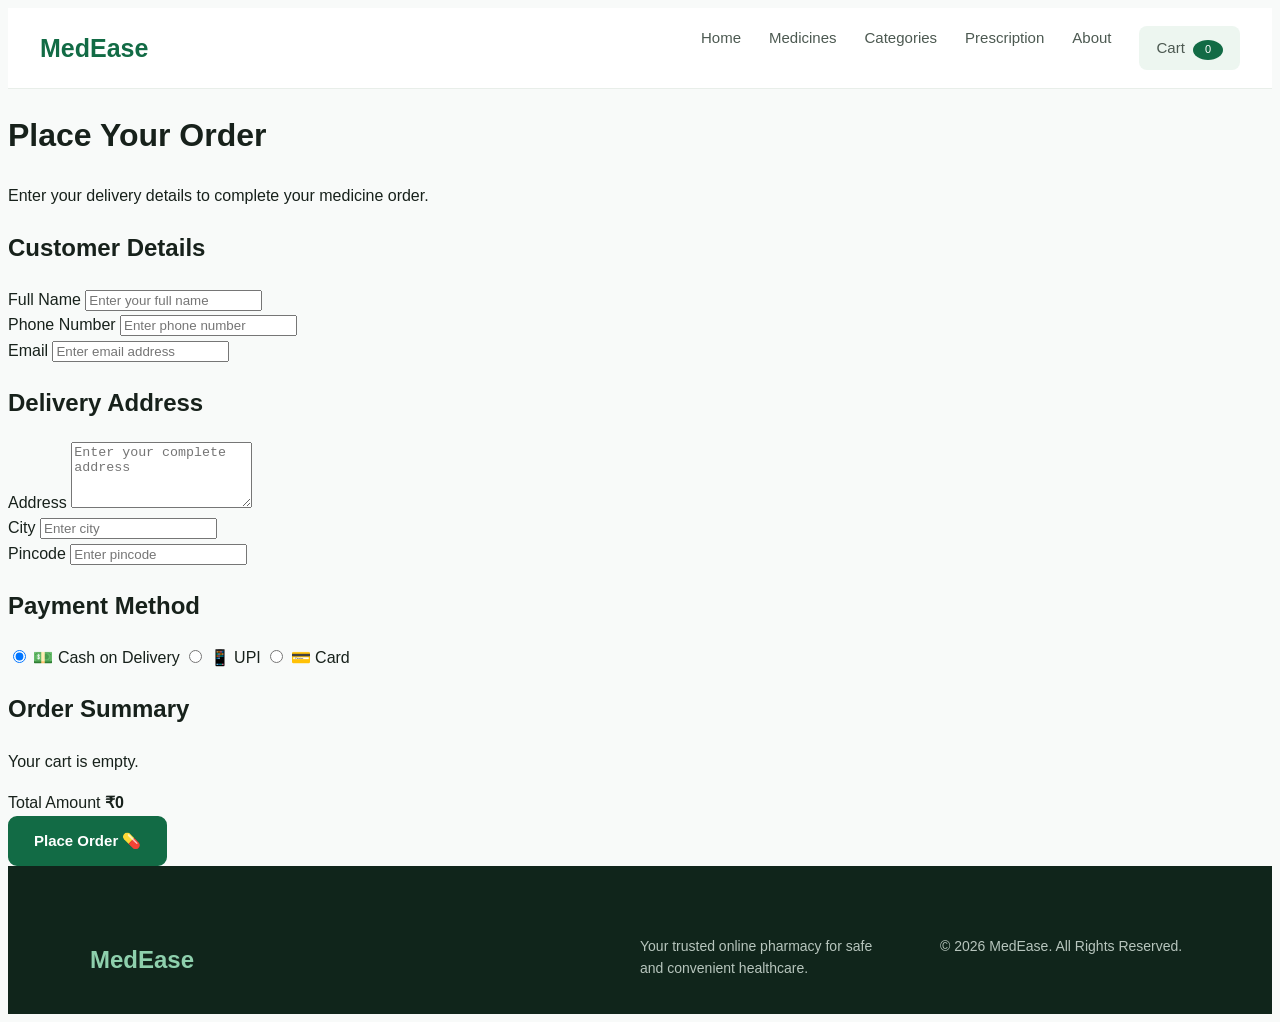
<file: orders (2).html>
<!DOCTYPE html>
<html lang="en">

<head>

    <meta charset="UTF-8">

    <meta name="viewport"
          content="width=device-width, initial-scale=1.0">

    <title>MedEase - Place Order</title>

    <link rel="stylesheet" href="style.css">

</head>


<body>

    <!-- =========================
         NAVIGATION BAR
    ========================== -->

    <header>

        <nav class="navbar">

            <div class="logo">
                MedEase
            </div>


            <div class="nav-links">

                <a href="index.html">
                    Home
                </a>

                <a href="index.html#medicines">
                    Medicines
                </a>

                <a href="index.html#categories">
                    Categories
                </a>

                <a href="index.html#prescription">
                    Prescription
                </a>

                <a href="index.html#about">
                    About
                </a>

                <a href="cart.html"
                   class="cart-btn">

                    Cart
                    <span id="cartCount">0</span>

                </a>

            </div>

        </nav>

    </header>



    <!-- =========================
         ORDER PAGE
    ========================== -->

    <main class="order-page">

        <div class="order-container">


            <!-- PAGE TITLE -->

            <div class="order-heading">

                <h1>
                    Place Your Order
                </h1>

                <p>
                    Enter your delivery details to complete your medicine order.
                </p>

            </div>



            <!-- =========================
                 ORDER FORM
            ========================== -->

            <form id="orderForm">


                <!-- CUSTOMER DETAILS -->

                <section class="order-section">

                    <h2>
                        Customer Details
                    </h2>


                    <div class="form-group">

                        <label for="customerName">
                            Full Name
                        </label>

                        <input
                            type="text"
                            id="customerName"
                            placeholder="Enter your full name"
                            required
                        >

                    </div>


                    <div class="form-row">

                        <div class="form-group">

                            <label for="phone">
                                Phone Number
                            </label>

                            <input
                                type="tel"
                                id="phone"
                                placeholder="Enter phone number"
                                required
                            >

                        </div>


                        <div class="form-group">

                            <label for="email">
                                Email
                            </label>

                            <input
                                type="email"
                                id="email"
                                placeholder="Enter email address"
                                required
                            >

                        </div>

                    </div>

                </section>



                <!-- =========================
                     DELIVERY ADDRESS
                ========================== -->

                <section class="order-section">

                    <h2>
                        Delivery Address
                    </h2>


                    <div class="form-group">

                        <label for="address">
                            Address
                        </label>

                        <textarea
                            id="address"
                            rows="4"
                            placeholder="Enter your complete address"
                            required
                        ></textarea>

                    </div>


                    <div class="form-row">

                        <div class="form-group">

                            <label for="city">
                                City
                            </label>

                            <input
                                type="text"
                                id="city"
                                placeholder="Enter city"
                                required
                            >

                        </div>


                        <div class="form-group">

                            <label for="pincode">
                                Pincode
                            </label>

                            <input
                                type="text"
                                id="pincode"
                                placeholder="Enter pincode"
                                required
                            >

                        </div>

                    </div>

                </section>



                <!-- =========================
                     PAYMENT
                ========================== -->

                <section class="order-section">

                    <h2>
                        Payment Method
                    </h2>


                    <div class="payment-options">


                        <label class="payment-option">

                            <input
                                type="radio"
                                name="payment"
                                value="Cash on Delivery"
                                checked
                            >

                            <span>
                                💵 Cash on Delivery
                            </span>

                        </label>


                        <label class="payment-option">

                            <input
                                type="radio"
                                name="payment"
                                value="UPI"
                            >

                            <span>
                                📱 UPI
                            </span>

                        </label>


                        <label class="payment-option">

                            <input
                                type="radio"
                                name="payment"
                                value="Card"
                            >

                            <span>
                                💳 Card
                            </span>

                        </label>


                    </div>

                </section>



                <!-- =========================
                     ORDER SUMMARY
                ========================== -->

                <section class="order-section">

                    <h2>
                        Order Summary
                    </h2>


                    <div id="orderItems"
                         class="order-items">

                        <!-- Items will appear here -->

                    </div>


                    <div class="order-total">

                        <span>
                            Total Amount
                        </span>

                        <strong id="orderTotal">
                            ₹0
                        </strong>

                    </div>

                </section>



                <!-- =========================
                     PLACE ORDER
                ========================== -->

                <button
                    type="submit"
                    class="primary-btn place-order-btn">

                    Place Order 💊

                </button>


            </form>

        </div>

    </main>



    <!-- =========================
         FOOTER
    ========================== -->

    <footer>

        <div class="footer-content">

            <h2>
                MedEase
            </h2>

            <p>
                Your trusted online pharmacy for safe and convenient healthcare.
            </p>

            <p>
                © 2026 MedEase. All Rights Reserved.
            </p>

        </div>

    </footer>



    <!-- =========================
         ORDER JAVASCRIPT
    ========================== -->

    <script>

        /* =========================
           GET CART
        ========================== */

        let cart =
            JSON.parse(
                localStorage.getItem("medeaseCart")
            ) || [];


        /* =========================
           ELEMENTS
        ========================== */

        const orderItems =
            document.getElementById("orderItems");

        const orderTotal =
            document.getElementById("orderTotal");

        const cartCount =
            document.getElementById("cartCount");

        const orderForm =
            document.getElementById("orderForm");


        /* =========================
           CART COUNT
        ========================== */

        let totalQuantity = 0;

        cart.forEach(function(item) {

            totalQuantity += item.quantity;

        });


        if (cartCount) {

            cartCount.textContent =
                totalQuantity;

        }


        /* =========================
           DISPLAY ORDER ITEMS
        ========================== */

        let total = 0;


        if (cart.length === 0) {

            orderItems.innerHTML = `
                <p>
                    Your cart is empty.
                </p>
            `;

        } else {

            cart.forEach(function(item) {

                const itemTotal =
                    item.price * item.quantity;


                total += itemTotal;


                const itemDiv =
                    document.createElement("div");


                itemDiv.className =
                    "order-item";


                itemDiv.innerHTML = `

                    <div>

                        <strong>
                            ${item.name}
                        </strong>

                        <p>
                            Quantity: ${item.quantity}
                        </p>

                    </div>

                    <strong>
                        ₹${itemTotal}
                    </strong>

                `;


                orderItems.appendChild(itemDiv);

            });

        }


        /* =========================
           SHOW TOTAL
        ========================== */

        orderTotal.textContent =
            "₹" + total;



        /* =========================
           PLACE ORDER
        ========================== */

        orderForm.addEventListener(
            "submit",
            function(event) {

                event.preventDefault();


                if (cart.length === 0) {

                    alert(
                        "Your cart is empty. Please add medicines first."
                    );

                    window.location.href =
                        "index.html#medicines";

                    return;

                }


                const name =
                    document
                    .getElementById("customerName")
                    .value;


                const phone =
                    document
                    .getElementById("phone")
                    .value;


                const email =
                    document
                    .getElementById("email")
                    .value;


                const address =
                    document
                    .getElementById("address")
                    .value;


                const city =
                    document
                    .getElementById("city")
                    .value;


                const pincode =
                    document
                    .getElementById("pincode")
                    .value;


                const payment =
                    document.querySelector(
                        'input[name="payment"]:checked'
                    ).value;


                /* =========================
                   CREATE ORDER ID
                ========================== */

                const orderId =
                    "MED" +
                    Date.now()
                    .toString()
                    .slice(-6);


                /* =========================
                   SAVE ORDER
                ========================== */

                const orderData = {

                    orderId: orderId,

                    customerName: name,

                    phone: phone,

                    email: email,

                    address: address,

                    city: city,

                    pincode: pincode,

                    payment: payment,

                    items: cart,

                    total: total,

                    status: "Order Placed",

                    date:
                        new Date()
                        .toLocaleString()

                };


                localStorage.setItem(
                    "medeaseOrder",
                    JSON.stringify(orderData)
                );


                /* =========================
                   CLEAR CART
                ========================== */

                localStorage.removeItem(
                    "medeaseCart"
                );


                /* =========================
                   GO TO SUCCESS PAGE
                ========================== */

                window.location.href =
                    "order-success.html";

            }
        );

    </script>


</body>

</html>
</file>
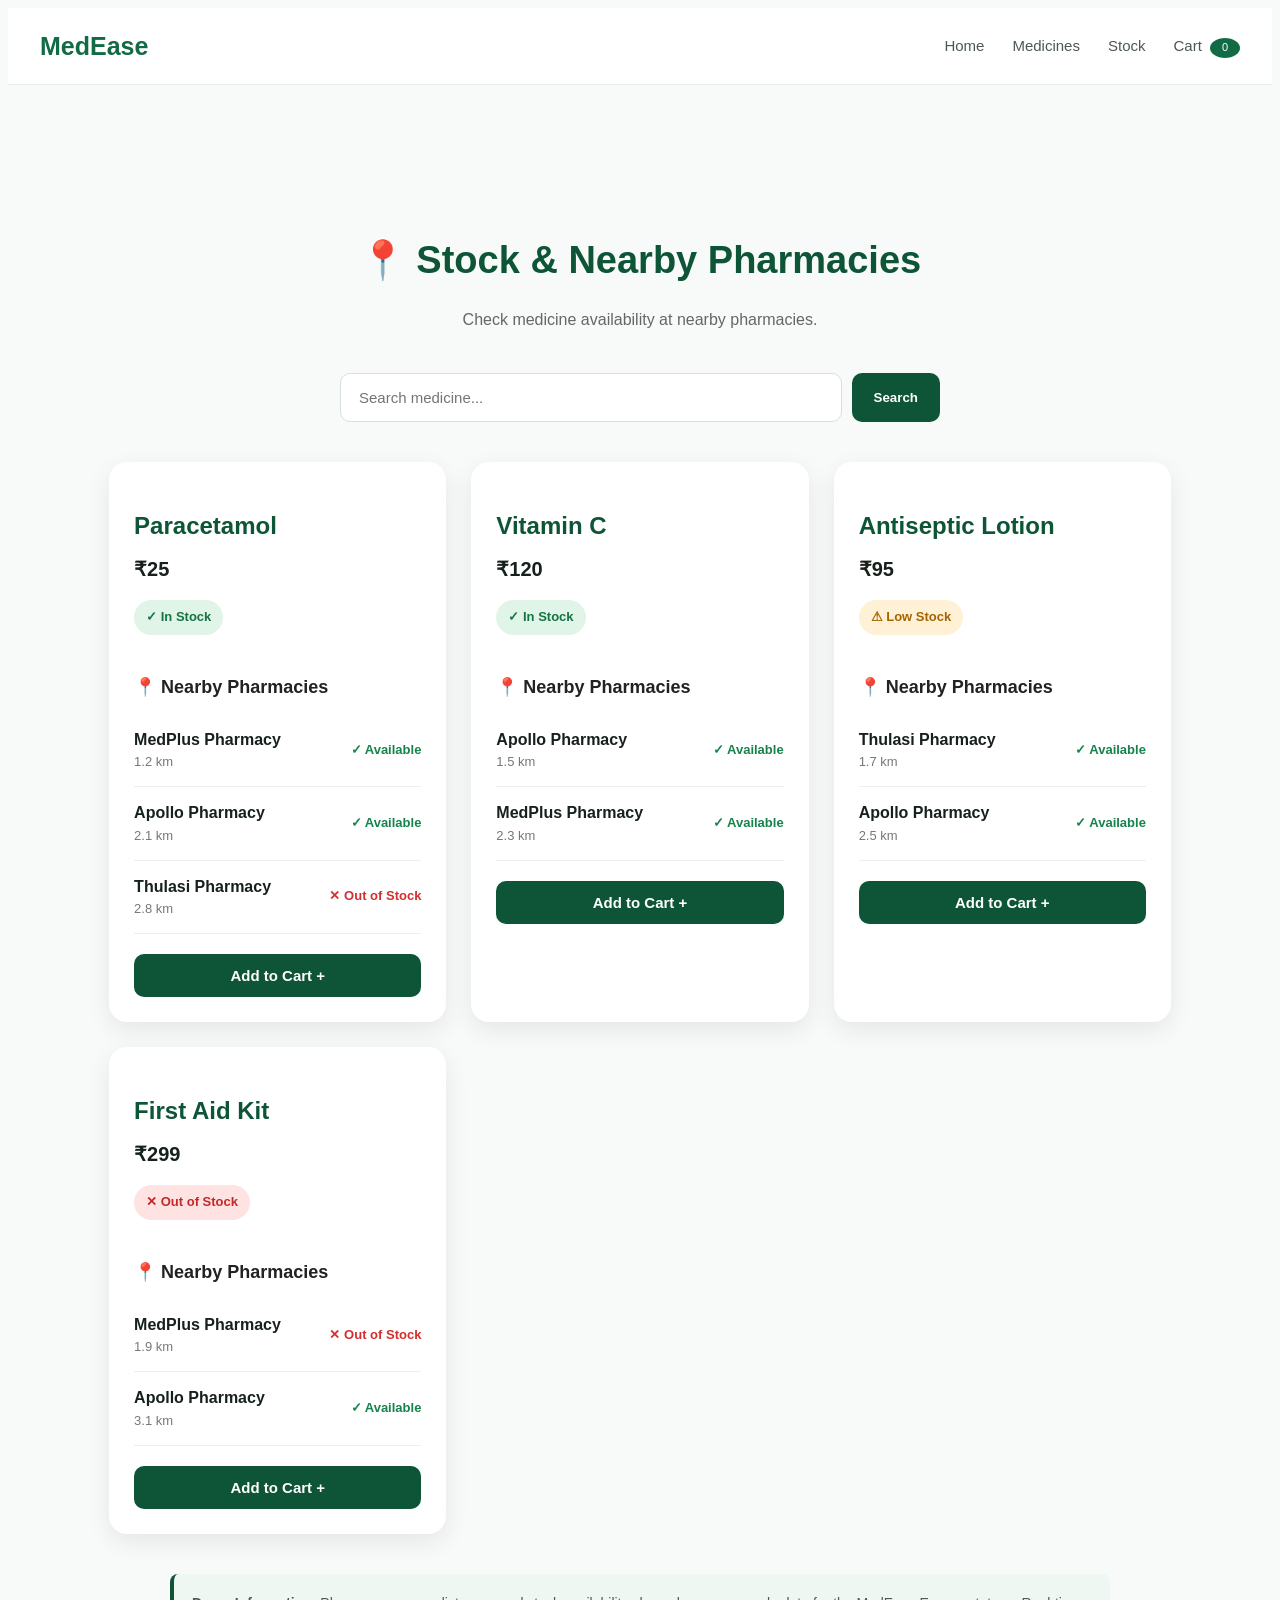
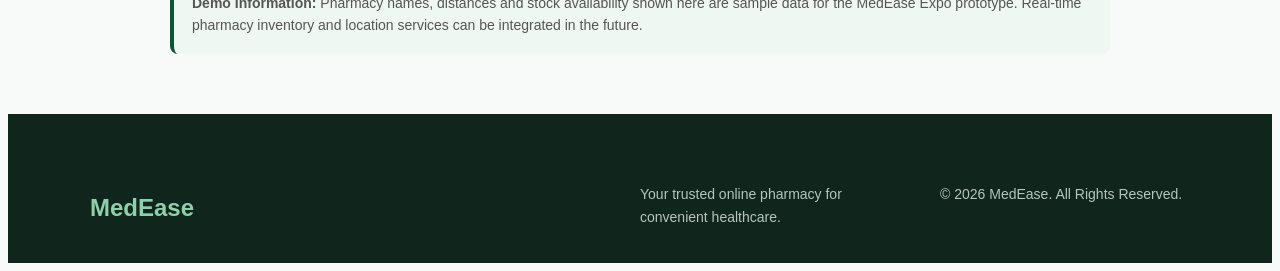
<file: stock.html>
<!DOCTYPE html>
<html lang="en">

<head>

    <meta charset="UTF-8">

    <meta name="viewport"
          content="width=device-width, initial-scale=1.0">

    <title>MedEase - Stock & Nearby Pharmacies</title>

    <link rel="stylesheet" href="style.css">

    <style>

        /* =========================
           STOCK PAGE
        ========================== */

        .stock-page {
            min-height: 100vh;
            padding: 120px 8% 60px;
            background: #f7faf8;
        }

        .stock-header {
            text-align: center;
            margin-bottom: 40px;
        }

        .stock-header h1 {
            font-size: 38px;
            color: #0d5536;
            margin-bottom: 10px;
        }

        .stock-header p {
            color: #666;
            font-size: 16px;
        }


        /* =========================
           SEARCH
        ========================== */

        .stock-search {
            max-width: 600px;
            margin: 0 auto 40px;
            display: flex;
            gap: 10px;
        }

        .stock-search input {
            flex: 1;
            padding: 15px 18px;
            border: 1px solid #d5e2da;
            border-radius: 10px;
            font-size: 15px;
            outline: none;
        }

        .stock-search button {
            padding: 15px 22px;
            border: none;
            border-radius: 10px;
            background: #0d5536;
            color: white;
            cursor: pointer;
            font-weight: 600;
        }


        /* =========================
           MEDICINE CARDS
        ========================== */

        .stock-grid {
            max-width: 1100px;
            margin: auto;
            display: grid;
            grid-template-columns:
                repeat(auto-fit, minmax(300px, 1fr));
            gap: 25px;
        }

        .stock-card {
            background: white;
            border-radius: 18px;
            padding: 25px;
            box-shadow: 0 8px 25px rgba(0,0,0,0.08);
        }

        .stock-card h2 {
            color: #0d5536;
            margin-bottom: 8px;
        }

        .medicine-price {
            font-size: 20px;
            font-weight: bold;
            margin-bottom: 15px;
        }


        /* =========================
           STOCK STATUS
        ========================== */

        .stock-status {
            display: inline-block;
            padding: 7px 12px;
            border-radius: 20px;
            font-size: 13px;
            font-weight: 600;
            margin-bottom: 20px;
        }

        .in-stock {
            background: #e1f4e8;
            color: #167443;
        }

        .low-stock {
            background: #fff1d6;
            color: #a56400;
        }

        .out-stock {
            background: #ffe3e3;
            color: #c62828;
        }


        /* =========================
           PHARMACY
        ========================== */

        .nearby-title {
            font-size: 18px;
            color: #222;
            margin-bottom: 12px;
        }

        .pharmacy {
            display: flex;
            justify-content: space-between;
            align-items: center;
            padding: 13px 0;
            border-bottom: 1px solid #eeeeee;
        }

        .pharmacy:last-child {
            border-bottom: none;
        }

        .pharmacy-name {
            font-weight: 600;
        }

        .distance {
            color: #777;
            font-size: 13px;
        }

        .available {
            color: #16834c;
            font-size: 13px;
            font-weight: 600;
        }

        .unavailable {
            color: #d32f2f;
            font-size: 13px;
            font-weight: 600;
        }


        /* =========================
           BUTTON
        ========================== */

        .stock-button {
            width: 100%;
            margin-top: 20px;
            padding: 13px;
            border: none;
            border-radius: 10px;
            background: #0d5536;
            color: white;
            font-size: 15px;
            font-weight: 600;
            cursor: pointer;
        }

        .stock-button:hover {
            background: #083d27;
        }


        /* =========================
           INFO BOX
        ========================== */

        .demo-note {
            max-width: 900px;
            margin: 40px auto 0;
            padding: 18px;
            background: #eef7f1;
            border-left: 4px solid #0d5536;
            border-radius: 8px;
            color: #555;
            font-size: 14px;
        }


        /* =========================
           MOBILE
        ========================== */

        @media (max-width: 600px) {

            .stock-page {
                padding: 100px 5% 40px;
            }

            .stock-header h1 {
                font-size: 30px;
            }

            .stock-search {
                flex-direction: column;
            }

            .pharmacy {
                gap: 10px;
            }

        }

    </style>

</head>


<body>


    <!-- =========================
         NAVIGATION
    ========================== -->

    <header>

        <nav class="navbar">

            <div class="logo">
                MedEase
            </div>

            <div class="nav-links">

                <a href="index.html">
                    Home
                </a>

                <a href="index.html#medicines">
                    Medicines
                </a>

                <a href="stock.html">
                    Stock
                </a>

                <a href="cart.html">
                    Cart
                    <span id="cartCount">0</span>
                </a>

            </div>

        </nav>

    </header>



    <!-- =========================
         STOCK PAGE
    ========================== -->

    <main class="stock-page">


        <div class="stock-header">

            <h1>
                📍 Stock & Nearby Pharmacies
            </h1>

            <p>
                Check medicine availability at nearby pharmacies.
            </p>

        </div>



        <!-- SEARCH -->

        <div class="stock-search">

            <input
                type="text"
                id="stockSearch"
                placeholder="Search medicine..."
            >

            <button id="stockSearchBtn">
                Search
            </button>

        </div>



        <!-- =========================
             MEDICINE STOCK
        ========================== -->

        <div class="stock-grid"
             id="stockGrid">



            <!-- PARACETAMOL -->

            <div class="stock-card"
                 data-medicine="paracetamol">

                <h2>
                    Paracetamol
                </h2>

                <div class="medicine-price">
                    ₹25
                </div>

                <span class="stock-status in-stock">
                    ✓ In Stock
                </span>


                <h3 class="nearby-title">
                    📍 Nearby Pharmacies
                </h3>


                <div class="pharmacy">

                    <div>

                        <div class="pharmacy-name">
                            MedPlus Pharmacy
                        </div>

                        <div class="distance">
                            1.2 km
                        </div>

                    </div>

                    <span class="available">
                        ✓ Available
                    </span>

                </div>


                <div class="pharmacy">

                    <div>

                        <div class="pharmacy-name">
                            Apollo Pharmacy
                        </div>

                        <div class="distance">
                            2.1 km
                        </div>

                    </div>

                    <span class="available">
                        ✓ Available
                    </span>

                </div>


                <div class="pharmacy">

                    <div>

                        <div class="pharmacy-name">
                            Thulasi Pharmacy
                        </div>

                        <div class="distance">
                            2.8 km
                        </div>

                    </div>

                    <span class="unavailable">
                        ✕ Out of Stock
                    </span>

                </div>


                <button
                    class="stock-button"
                    onclick="addMedicine('Paracetamol', 25)">

                    Add to Cart +

                </button>

            </div>



            <!-- VITAMIN C -->

            <div class="stock-card"
                 data-medicine="vitamin c">

                <h2>
                    Vitamin C
                </h2>

                <div class="medicine-price">
                    ₹120
                </div>

                <span class="stock-status in-stock">
                    ✓ In Stock
                </span>


                <h3 class="nearby-title">
                    📍 Nearby Pharmacies
                </h3>


                <div class="pharmacy">

                    <div>

                        <div class="pharmacy-name">
                            Apollo Pharmacy
                        </div>

                        <div class="distance">
                            1.5 km
                        </div>

                    </div>

                    <span class="available">
                        ✓ Available
                    </span>

                </div>


                <div class="pharmacy">

                    <div>

                        <div class="pharmacy-name">
                            MedPlus Pharmacy
                        </div>

                        <div class="distance">
                            2.3 km
                        </div>

                    </div>

                    <span class="available">
                        ✓ Available
                    </span>

                </div>


                <button
                    class="stock-button"
                    onclick="addMedicine('Vitamin C', 120)">

                    Add to Cart +

                </button>

            </div>



            <!-- ANTISEPTIC -->

            <div class="stock-card"
                 data-medicine="antiseptic lotion">

                <h2>
                    Antiseptic Lotion
                </h2>

                <div class="medicine-price">
                    ₹95
                </div>

                <span class="stock-status low-stock">
                    ⚠ Low Stock
                </span>


                <h3 class="nearby-title">
                    📍 Nearby Pharmacies
                </h3>


                <div class="pharmacy">

                    <div>

                        <div class="pharmacy-name">
                            Thulasi Pharmacy
                        </div>

                        <div class="distance">
                            1.7 km
                        </div>

                    </div>

                    <span class="available">
                        ✓ Available
                    </span>

                </div>


                <div class="pharmacy">

                    <div>

                        <div class="pharmacy-name">
                            Apollo Pharmacy
                        </div>

                        <div class="distance">
                            2.5 km
                        </div>

                    </div>

                    <span class="available">
                        ✓ Available
                    </span>

                </div>


                <button
                    class="stock-button"
                    onclick="addMedicine('Antiseptic Lotion', 95)">

                    Add to Cart +

                </button>

            </div>



            <!-- FIRST AID -->

            <div class="stock-card"
                 data-medicine="first aid kit">

                <h2>
                    First Aid Kit
                </h2>

                <div class="medicine-price">
                    ₹299
                </div>

                <span class="stock-status out-stock">
                    ✕ Out of Stock
                </span>


                <h3 class="nearby-title">
                    📍 Nearby Pharmacies
                </h3>


                <div class="pharmacy">

                    <div>

                        <div class="pharmacy-name">
                            MedPlus Pharmacy
                        </div>

                        <div class="distance">
                            1.9 km
                        </div>

                    </div>

                    <span class="unavailable">
                        ✕ Out of Stock
                    </span>

                </div>


                <div class="pharmacy">

                    <div>

                        <div class="pharmacy-name">
                            Apollo Pharmacy
                        </div>

                        <div class="distance">
                            3.1 km
                        </div>

                    </div>

                    <span class="available">
                        ✓ Available
                    </span>

                </div>


                <button
                    class="stock-button"
                    onclick="addMedicine('First Aid Kit', 299)">

                    Add to Cart +

                </button>

            </div>


        </div>



        <!-- =========================
             DEMO NOTE
        ========================== -->

        <div class="demo-note">

            <strong>Demo Information:</strong>
            Pharmacy names, distances and stock availability
            shown here are sample data for the MedEase Expo prototype.
            Real-time pharmacy inventory and location services can
            be integrated in the future.

        </div>


    </main>



    <!-- =========================
         FOOTER
    ========================== -->

    <footer>

        <div class="footer-content">

            <h2>
                MedEase
            </h2>

            <p>
                Your trusted online pharmacy for convenient healthcare.
            </p>

            <p>
                © 2026 MedEase. All Rights Reserved.
            </p>

        </div>

    </footer>



    <!-- =========================
         JAVASCRIPT
    ========================== -->

    <script>

        /* =========================
           CART
        ========================== */

        let cart =
            JSON.parse(
                localStorage.getItem("medeaseCart")
            ) || [];


        /* =========================
           CART COUNT
        ========================== */

        function updateCartCount() {

            let count = 0;

            cart.forEach(function(item) {

                count += item.quantity;

            });

            const cartCount =
                document.getElementById("cartCount");

            if (cartCount) {

                cartCount.textContent =
                    count;

            }

        }


        /* =========================
           ADD MEDICINE
        ========================== */

        function addMedicine(name, price) {

            const existing =
                cart.find(function(item) {

                    return item.name === name;

                });


            if (existing) {

                existing.quantity++;

            } else {

                cart.push({

                    name: name,

                    price: price,

                    quantity: 1

                });

            }


            localStorage.setItem(
                "medeaseCart",
                JSON.stringify(cart)
            );


            updateCartCount();


            alert(
                name + " added to cart! 💊"
            );

        }


        /* =========================
           SEARCH STOCK
        ========================== */

        const stockSearch =
            document.getElementById("stockSearch");

        const stockSearchBtn =
            document.getElementById("stockSearchBtn");


        function searchStock() {

            const value =
                stockSearch.value
                .trim()
                .toLowerCase();


            const cards =
                document.querySelectorAll(
                    ".stock-card"
                );


            cards.forEach(function(card) {

                const medicine =
                    card.getAttribute(
                        "data-medicine"
                    );


                if (
                    value === "" ||
                    medicine.includes(value)
                ) {

                    card.style.display =
                        "block";

                } else {

                    card.style.display =
                        "none";

                }

            });

        }


        stockSearchBtn.addEventListener(
            "click",
            searchStock
        );


        stockSearch.addEventListener(
            "keydown",
            function(event) {

                if (event.key === "Enter") {

                    searchStock();

                }

            }
        );


        /* =========================
           INITIALIZE
        ========================== */

        updateCartCount();

    </script>


</body>

</html>
</file>
<file: style.css>
```css
/* =========================
   GLOBAL
========================= */

* {
    margin: 0;
    padding: 0;
    box-sizing: border-box;
}

html {
    scroll-behavior: smooth;
}

body {
    font-family: Arial, Helvetica, sans-serif;
    background: #f8faf9;
    color: #17211b;
    line-height: 1.6;
}

button,
input {
    font-family: inherit;
}

button {
    cursor: pointer;
}


/* =========================
   NAVBAR
========================= */

header {
    background: #ffffff;
    border-bottom: 1px solid #e8eee9;
    position: sticky;
    top: 0;
    z-index: 1000;
}

.navbar {
    max-width: 1200px;
    margin: auto;
    padding: 18px 30px;

    display: flex;
    align-items: center;
    justify-content: space-between;
}

.logo {
    font-size: 25px;
    font-weight: bold;
    color: #126b45;
    white-space: nowrap;
}

.logo span {
    display: inline-flex;
    align-items: center;
    justify-content: center;

    width: 34px;
    height: 34px;

    margin-right: 7px;

    background: #126b45;
    color: white;

    border-radius: 9px;
}

.nav-links {
    display: flex;
    gap: 28px;
}

.nav-links a {
    text-decoration: none;
    color: #4c5951;

    font-size: 15px;
    font-weight: 500;

    transition: 0.3s;
}

.nav-links a:hover {
    color: #126b45;
}

.nav-buttons {
    display: flex;
    align-items: center;
    gap: 10px;
}

.cart-btn,
.login-btn {
    border: none;
    padding: 10px 17px;
    border-radius: 8px;
    font-size: 14px;
    transition: 0.3s;
}

.cart-btn {
    background: #edf6f0;
    color: #126b45;
}

.cart-btn:hover {
    background: #dceee3;
    transform: translateY(-2px);
}

.login-btn {
    background: #126b45;
    color: white;
}

.login-btn:hover {
    background: #0d5536;
    transform: translateY(-2px);
}

#cartCount {
    display: inline-flex;
    align-items: center;
    justify-content: center;

    min-width: 20px;
    height: 20px;

    margin-left: 4px;
    padding: 0 5px;

    background: #126b45;
    color: white;

    border-radius: 50%;

    font-size: 11px;
}


/* =========================
   HERO
========================= */

.hero {
    max-width: 1200px;
    margin: auto;

    min-height: 570px;

    padding: 80px 30px;

    display: flex;
    align-items: center;
    justify-content: space-between;

    gap: 50px;
}

.hero-content {
    max-width: 600px;
}

.small-title {
    color: #126b45;

    font-size: 13px;
    font-weight: bold;

    letter-spacing: 2px;

    margin-bottom: 18px;
}

.hero h1 {
    font-size: 58px;
    line-height: 1.1;

    margin-bottom: 25px;
}

.hero h1 span {
    display: block;
    color: #126b45;
}

.hero-text {
    color: #657169;

    font-size: 18px;

    max-width: 500px;

    margin-bottom: 32px;
}

.hero-buttons {
    display: flex;
    gap: 15px;
}

.primary-btn,
.secondary-btn {
    padding: 14px 24px;

    border-radius: 9px;

    font-size: 15px;
    font-weight: bold;

    transition: 0.3s;
}

.primary-btn {
    background: #126b45;
    color: white;

    border: 2px solid #126b45;
}

.primary-btn:hover {
    background: #0d5536;
    border-color: #0d5536;
    transform: translateY(-2px);
}

.secondary-btn {
    background: white;
    color: #126b45;

    border: 2px solid #126b45;
}

.secondary-btn:hover {
    background: #edf6f0;
    transform: translateY(-2px);
}


/* =========================
   HERO IMAGE CARD
========================= */

.hero-image {
    width: 420px;
    height: 420px;

    flex-shrink: 0;

    background: #e8f4ed;

    border-radius: 35px;

    display: flex;
    align-items: center;
    justify-content: center;

    transform: rotate(2deg);
}

.medicine-card {
    width: 260px;
    height: 280px;

    background: white;

    border-radius: 25px;

    padding: 35px;

    text-align: center;

    box-shadow:
        0 20px 50px rgba(18, 107, 69, 0.15);

    transform: rotate(-2deg);
}

.medicine-icon {
    width: 100px;
    height: 100px;

    margin: 0 auto 25px;

    border-radius: 50%;

    background: #edf6f0;

    display: flex;
    align-items: center;
    justify-content: center;

    font-size: 45px;
}

.medicine-card h3 {
    font-size: 23px;
    margin-bottom: 8px;
}

.medicine-card p {
    color: #77827b;
}


/* =========================
   SEARCH
========================= */

.search-section {
    max-width: 1000px;

    margin: 0 auto 70px;

    background: white;

    padding: 35px;

    border-radius: 20px;

    box-shadow:
        0 10px 35px rgba(0, 0, 0, 0.05);
}

.search-section h2 {
    text-align: center;
    margin-bottom: 22px;
}

.search-box {
    display: flex;
    align-items: center;

    border: 1px solid #dfe7e1;

    border-radius: 10px;

    padding: 5px 8px 5px 18px;

    transition: 0.3s;
}

.search-box:focus-within {
    border-color: #126b45;

    box-shadow:
        0 0 0 3px rgba(18, 107, 69, 0.08);
}

.search-box span {
    font-size: 20px;
}

.search-box input {
    flex: 1;

    border: none;
    outline: none;

    padding: 14px;

    font-size: 15px;

    background: transparent;
}

.search-box button {
    background: #126b45;
    color: white;

    border: none;

    border-radius: 8px;

    padding: 12px 22px;

    transition: 0.3s;
}

.search-box button:hover {
    background: #0d5536;
}

#searchMessage {
    text-align: center;

    margin-top: 15px;

    color: #657169;

    font-size: 14px;
}


/* =========================
   SECTION HEADING
========================= */

.section-heading {
    text-align: center;
    margin-bottom: 40px;
}

.section-heading p {
    color: #126b45;

    font-size: 12px;
    font-weight: bold;

    letter-spacing: 2px;

    margin-bottom: 8px;
}

.section-heading h2 {
    font-size: 34px;
}


/* =========================
   CATEGORIES
========================= */

.categories {
    max-width: 1200px;

    margin: auto;

    padding: 60px 30px;
}

.category-container {
    display: grid;

    grid-template-columns:
        repeat(4, 1fr);

    gap: 20px;
}

.category-card {
    background: white;

    padding: 30px 20px;

    border-radius: 16px;

    text-align: center;

    border: 1px solid #e7eee9;

    transition: 0.3s;

    cursor: pointer;
}

.category-card:hover {
    transform: translateY(-7px);

    box-shadow:
        0 15px 35px rgba(18, 107, 69, 0.1);

    border-color: #cfe4d7;
}

.category-icon {
    width: 65px;
    height: 65px;

    margin: 0 auto 18px;

    border-radius: 50%;

    background: #edf6f0;

    display: flex;
    align-items: center;
    justify-content: center;

    font-size: 28px;
}

.category-card h3 {
    margin-bottom: 8px;
}

.category-card p {
    color: #78827c;
    font-size: 14px;
}


/* =========================
   MEDICINES
========================= */

.medicines {
    max-width: 1200px;

    margin: auto;

    padding: 80px 30px;
}

.medicine-container {
    display: grid;

    grid-template-columns:
        repeat(4, 1fr);

    gap: 20px;
}

.product-card {
    background: white;

    border-radius: 16px;

    padding: 22px;

    border: 1px solid #e7eee9;

    transition: 0.3s;
}

.product-card:hover {
    transform: translateY(-6px);

    box-shadow:
        0 15px 35px rgba(0, 0, 0, 0.08);
}

.product-image {
    height: 170px;

    background: #f0f7f2;

    border-radius: 13px;

    display: flex;
    align-items: center;
    justify-content: center;

    font-size: 65px;

    margin-bottom: 20px;
}

.product-card h3 {
    font-size: 18px;
    margin-bottom: 5px;
}

.product-card > p {
    color: #7a837d;
    font-size: 14px;
}

.product-bottom {
    display: flex;

    align-items: center;
    justify-content: space-between;

    margin-top: 18px;
}

.product-bottom strong {
    font-size: 20px;
    color: #126b45;
}

.product-bottom button {
    border: none;

    background: #126b45;
    color: white;

    padding: 8px 13px;

    border-radius: 7px;

    transition: 0.3s;
}

.product-bottom button:hover {
    background: #0d5536;
    transform: scale(1.04);
}


/* =========================
   VIEW DETAILS BUTTON
========================= */

.view-details {
    width: 100%;

    margin: 12px 0 0;

    padding: 10px 14px;

    background: transparent;

    color: #126b45;

    border: 1px solid #126b45;

    border-radius: 8px;

    font-size: 14px;

    font-weight: 600;

    transition: 0.3s;
}

.view-details:hover {
    background: #126b45;

    color: white;

    transform: translateY(-2px);
}


/* =========================
   PRESCRIPTION
========================= */

.prescription {
    max-width: 1200px;

    margin: 20px auto 80px;

    padding: 0 30px;
}

.prescription-content {
    background: #eaf5ee;

    border: 1px solid #d7e9dd;

    border-radius: 22px;

    padding: 55px;

    text-align: center;
}

.prescription-content h2 {
    font-size: 34px;
    margin-bottom: 12px;
}

.prescription-content > p {
    max-width: 600px;

    margin: 0 auto 25px;

    color: #657169;
}

#fileName {
    margin-top: 15px;

    color: #126b45;

    font-size: 14px;

    font-weight: bold;
}


/* =========================
   WHY US
========================= */

.why-us {
    background: #edf6f0;

    padding: 80px 30px;
}

.features {
    max-width: 1100px;

    margin: auto;

    display: grid;

    grid-template-columns:
        repeat(4, 1fr);

    gap: 20px;
}

.feature {
    background: white;

    padding: 30px 20px;

    border-radius: 16px;

    text-align: center;

    border: 1px solid #e4eee7;

    transition: 0.3s;
}

.feature:hover {
    transform: translateY(-5px);

    box-shadow:
        0 12px 30px rgba(18, 107, 69, 0.08);
}

.feature span {
    display: block;

    font-size: 35px;

    margin-bottom: 15px;
}

.feature h3 {
    margin-bottom: 10px;
}

.feature p {
    color: #727d75;

    font-size: 14px;
}


/* =========================
   FOOTER
========================= */

footer {
    background: #10251b;

    color: white;

    padding: 55px 30px 20px;
}

.footer-content {
    max-width: 1100px;

    margin: auto;

    display: grid;

    grid-template-columns:
        2fr 1fr 1fr;

    gap: 50px;
}

.footer-content h2 {
    color: #8ed0ad;

    margin-bottom: 15px;
}

.footer-content h3 {
    margin-bottom: 15px;
}

.footer-content p {
    color: #b7c5bd;

    font-size: 14px;

    margin-bottom: 8px;
}

.footer-content a {
    display: block;

    color: #b7c5bd;

    text-decoration: none;

    margin-bottom: 8px;

    font-size: 14px;

    transition: 0.3s;
}

.footer-content a:hover {
    color: white;

    transform: translateX(3px);
}

.footer-bottom {
    max-width: 1100px;

    margin: 40px auto 0;

    padding-top: 20px;

    border-top: 1px solid #294036;

    text-align: center;

    color: #93a49a;

    font-size: 13px;
}


/* =========================
   RESPONSIVE - TABLET
========================= */

@media (max-width: 1000px) {

    .nav-links {
        gap: 15px;
    }

    .nav-links a {
        font-size: 14px;
    }

    .hero h1 {
        font-size: 48px;
    }

    .hero-image {
        width: 360px;
        height: 360px;
    }

    .category-container,
    .medicine-container {
        grid-template-columns:
            repeat(2, 1fr);
    }

    .features {
        grid-template-columns:
            repeat(2, 1fr);
    }
}


/* =========================
   RESPONSIVE - MOBILE
========================= */

@media (max-width: 700px) {

    .navbar {
        padding: 15px 20px;
    }

    .nav-links {
        display: none;
    }

    .nav-buttons {
        gap: 6px;
    }

    .cart-btn,
    .login-btn {
        padding: 9px 12px;

        font-size: 13px;
    }

    .hero {
        flex-direction: column;

        text-align: center;

        padding: 60px 20px;
    }

    .hero-content {
        max-width: 100%;
    }

    .hero h1 {
        font-size: 40px;
    }

    .hero-text {
        margin-left: auto;
        margin-right: auto;

        font-size: 16px;
    }

    .hero-buttons {
        justify-content: center;

        flex-wrap: wrap;
    }

    .hero-image {
        width: 290px;
        height: 290px;
    }

    .medicine-card {
        width: 220px;
        height: 235px;

        padding: 25px;
    }

    .medicine-icon {
        width: 75px;
        height: 75px;

        font-size: 35px;

        margin-bottom: 18px;
    }

    .medicine-card h3 {
        font-size: 20px;
    }

    .search-section {
        margin: 20px;

        padding: 25px 20px;
    }

    .search-box {
        padding-left: 12px;
    }

    .search-box input {
        min-width: 0;

        padding: 12px 8px;
    }

    .search-box button {
        padding: 10px 13px;
    }

    .categories,
    .medicines {
        padding: 60px 20px;
    }

    .category-container,
    .medicine-container {
        grid-template-columns: 1fr;
    }

    .section-heading h2 {
        font-size: 29px;
    }

    .prescription {
        padding: 0 20px;
    }

    .prescription-content {
        padding: 40px 20px;
    }

    .prescription-content h2 {
        font-size: 29px;
    }

    .features {
        grid-template-columns: 1fr;
    }

    .why-us {
        padding: 60px 20px;
    }

    .footer-content {
        grid-template-columns: 1fr;

        gap: 30px;
    }
}


/* =========================
   VERY SMALL SCREEN
========================= */

@media (max-width: 420px) {

    .logo {
        font-size: 21px;
    }

    .logo span {
        width: 30px;
        height: 30px;
    }

    .login-btn {
        padding: 8px 10px;
    }

    .cart-btn {
        display: none;
    }

    .hero h1 {
        font-size: 34px;
    }

    .hero-image {
        width: 260px;
        height: 260px;
    }

    .search-box {
        flex-wrap: wrap;

        gap: 8px;

        padding: 10px;
    }

    .search-box span {
        display: none;
    }

    .search-box input {
        width: 100%;

        flex-basis: 100%;
    }

    .search-box button {
        width: 100%;
    }
}
```
</file>
<file: medicines.css>
* {
    margin: 0;
    padding: 0;
    box-sizing: border-box;
}

html {
    scroll-behavior: smooth;
}

body {
    font-family: Arial, Helvetica, sans-serif;
    background: #f8faf9;
    color: #17211b;
}


/* =========================
   NAVBAR
========================= */

header {
    background: white;
    border-bottom: 1px solid #e5ebe7;
    position: sticky;
    top: 0;
    z-index: 1000;
}

.navbar {
    max-width: 1200px;
    margin: auto;
    padding: 17px 30px;

    display: flex;
    align-items: center;
    justify-content: space-between;
}

.logo {
    text-decoration: none;
    color: #126b45;
    font-size: 25px;
    font-weight: bold;
}

.logo span {
    display: inline-flex;
    align-items: center;
    justify-content: center;

    width: 34px;
    height: 34px;

    background: #126b45;
    color: white;

    border-radius: 9px;
    margin-right: 7px;
}

.nav-links {
    display: flex;
    gap: 30px;
}

.nav-links a {
    text-decoration: none;
    color: #59645e;
    font-size: 14px;
}

.nav-links a:hover,
.nav-links a.active {
    color: #126b45;
    font-weight: bold;
}

.nav-buttons {
    display: flex;
    gap: 10px;
}

.cart-btn,
.login-btn {
    border: none;
    border-radius: 8px;
    padding: 10px 16px;
    cursor: pointer;
}

.cart-btn {
    background: #edf6f0;
    color: #126b45;
}

.login-btn {
    background: #126b45;
    color: white;
}


/* =========================
   PAGE HEADER
========================= */

.page-header {
    text-align: center;
    padding: 70px 20px 40px;
}

.page-header p {
    color: #126b45;
    font-size: 12px;
    font-weight: bold;
    letter-spacing: 2px;
    margin-bottom: 10px;
}

.page-header h1 {
    font-size: 48px;
    margin-bottom: 12px;
}

.page-header span {
    color: #737d77;
}


/* =========================
   SEARCH
========================= */

.search-section {
    max-width: 850px;
    margin: auto;
    padding: 0 25px 25px;
}

.search-box {
    background: white;
    border: 1px solid #dfe7e1;
    border-radius: 12px;

    display: flex;
    align-items: center;

    padding: 5px 18px;

    box-shadow: 0 8px 25px rgba(0, 0, 0, 0.04);
}

.search-box span {
    font-size: 20px;
}

.search-box input {
    flex: 1;
    border: none;
    outline: none;

    padding: 14px;

    font-size: 15px;
}


/* =========================
   CATEGORY BUTTONS
========================= */

.category-section {
    max-width: 1100px;
    margin: auto;

    padding: 20px 25px 50px;

    display: flex;
    justify-content: center;
    gap: 12px;
    flex-wrap: wrap;
}

.category-btn {
    border: 1px solid #d9e4dc;

    background: white;

    color: #59645e;

    padding: 10px 18px;

    border-radius: 25px;

    cursor: pointer;

    font-size: 14px;

    transition: 0.2s;
}

.category-btn:hover,
.category-btn.active {
    background: #126b45;
    color: white;
    border-color: #126b45;
}


/* =========================
   PRODUCTS
========================= */

.products-section {
    max-width: 1150px;
    margin: auto;
    padding: 0 25px 90px;
}

.products-heading {
    display: flex;
    align-items: end;
    justify-content: space-between;

    margin-bottom: 30px;
}

.products-heading p {
    color: #126b45;
    font-size: 11px;
    font-weight: bold;
    letter-spacing: 2px;
    margin-bottom: 6px;
}

.products-heading h2 {
    font-size: 30px;
}

.products-heading > span {
    color: #78827c;
    font-size: 14px;
}


/* Product Grid */

.product-grid {
    display: grid;

    grid-template-columns:
        repeat(4, 1fr);

    gap: 20px;
}


/* Product Card */

.product-card {
    background: white;

    border: 1px solid #e3ebe5;

    border-radius: 15px;

    padding: 18px;

    transition: 0.25s;
}

.product-card:hover {
    transform: translateY(-5px);

    box-shadow:
        0 15px 35px rgba(18, 107, 69, 0.08);
}


.product-image {
    height: 170px;

    background: #edf6f0;

    border-radius: 12px;

    display: flex;
    align-items: center;
    justify-content: center;

    font-size: 60px;

    margin-bottom: 17px;
}


.tag {
    display: inline-block;

    background: #edf6f0;
    color: #126b45;

    padding: 4px 8px;

    border-radius: 5px;

    font-size: 10px;
    font-weight: bold;

    margin-bottom: 10px;
}


.product-card h3 {
    font-size: 18px;
    margin-bottom: 4px;
}


.product-card > p {
    color: #7b847e;
    font-size: 13px;
}


.product-bottom {
    display: flex;
    align-items: center;
    justify-content: space-between;

    margin-top: 18px;
}


.product-bottom strong {
    font-size: 19px;
    color: #126b45;
}


.add-btn {
    border: none;

    background: #126b45;

    color: white;

    padding: 8px 13px;

    border-radius: 7px;

    cursor: pointer;

    font-weight: bold;
}


.add-btn:hover {
    background: #0d5536;
}


/* =========================
   NO RESULT
========================= */

.no-result {
    display: none;

    text-align: center;

    padding: 70px 20px;

    color: #727c76;
}

.no-result div {
    font-size: 45px;
    margin-bottom: 15px;
}

.no-result h3 {
    color: #26332b;
    margin-bottom: 5px;
}


/* =========================
   CART OVERLAY
========================= */

.cart-overlay {
    display: none;

    position: fixed;

    inset: 0;

    background: rgba(0, 0, 0, 0.35);

    z-index: 2000;

    justify-content: flex-end;
}


.cart-modal {
    width: 420px;
    max-width: 100%;

    height: 100%;

    background: white;

    padding: 25px;

    display: flex;
    flex-direction: column;
}


.cart-header {
    display: flex;
    align-items: center;
    justify-content: space-between;

    padding-bottom: 20px;

    border-bottom: 1px solid #e6ebe7;
}


.cart-header h2 {
    font-size: 22px;
}


.cart-header button {
    border: none;

    background: #f0f3f1;

    width: 35px;
    height: 35px;

    border-radius: 50%;

    font-size: 24px;

    cursor: pointer;
}


.cart-items {
    flex: 1;

    overflow-y: auto;

    padding: 20px 0;
}


.empty-cart {
    text-align: center;

    color: #7b847e;

    margin-top: 50px;
}


.cart-item {
    display: flex;

    align-items: center;

    justify-content: space-between;

    gap: 12px;

    padding: 14px 0;

    border-bottom: 1px solid #edf0ee;
}


.cart-item-info h4 {
    margin-bottom: 4px;
}


.cart-item-info p {
    color: #78827c;
    font-size: 13px;
}


.remove-btn {
    border: none;

    background: #fff0f0;

    color: #c44;

    padding: 6px 9px;

    border-radius: 6px;

    cursor: pointer;
}


.cart-footer {
    border-top: 1px solid #e6ebe7;

    padding-top: 20px;
}


.cart-footer > div {
    display: flex;
    justify-content: space-between;

    margin-bottom: 18px;
}


.cart-footer strong {
    color: #126b45;
    font-size: 20px;
}


.checkout-btn {
    width: 100%;

    padding: 14px;

    border: none;

    border-radius: 9px;

    background: #126b45;

    color: white;

    font-weight: bold;

    cursor: pointer;
}


/* =========================
   RESPONSIVE
========================= */

@media (max-width: 1000px) {

    .product-grid {
        grid-template-columns:
            repeat(2, 1fr);
    }

    .nav-links {
        display: none;
    }
}


@media (max-width: 600px) {

    .page-header h1 {
        font-size: 35px;
    }

    .product-grid {
        grid-template-columns: 1fr;
    }

    .products-heading {
        align-items: flex-start;
        flex-direction: column;
        gap: 8px;
    }

    .cart-modal {
        width: 100%;
    }
}
</file>
